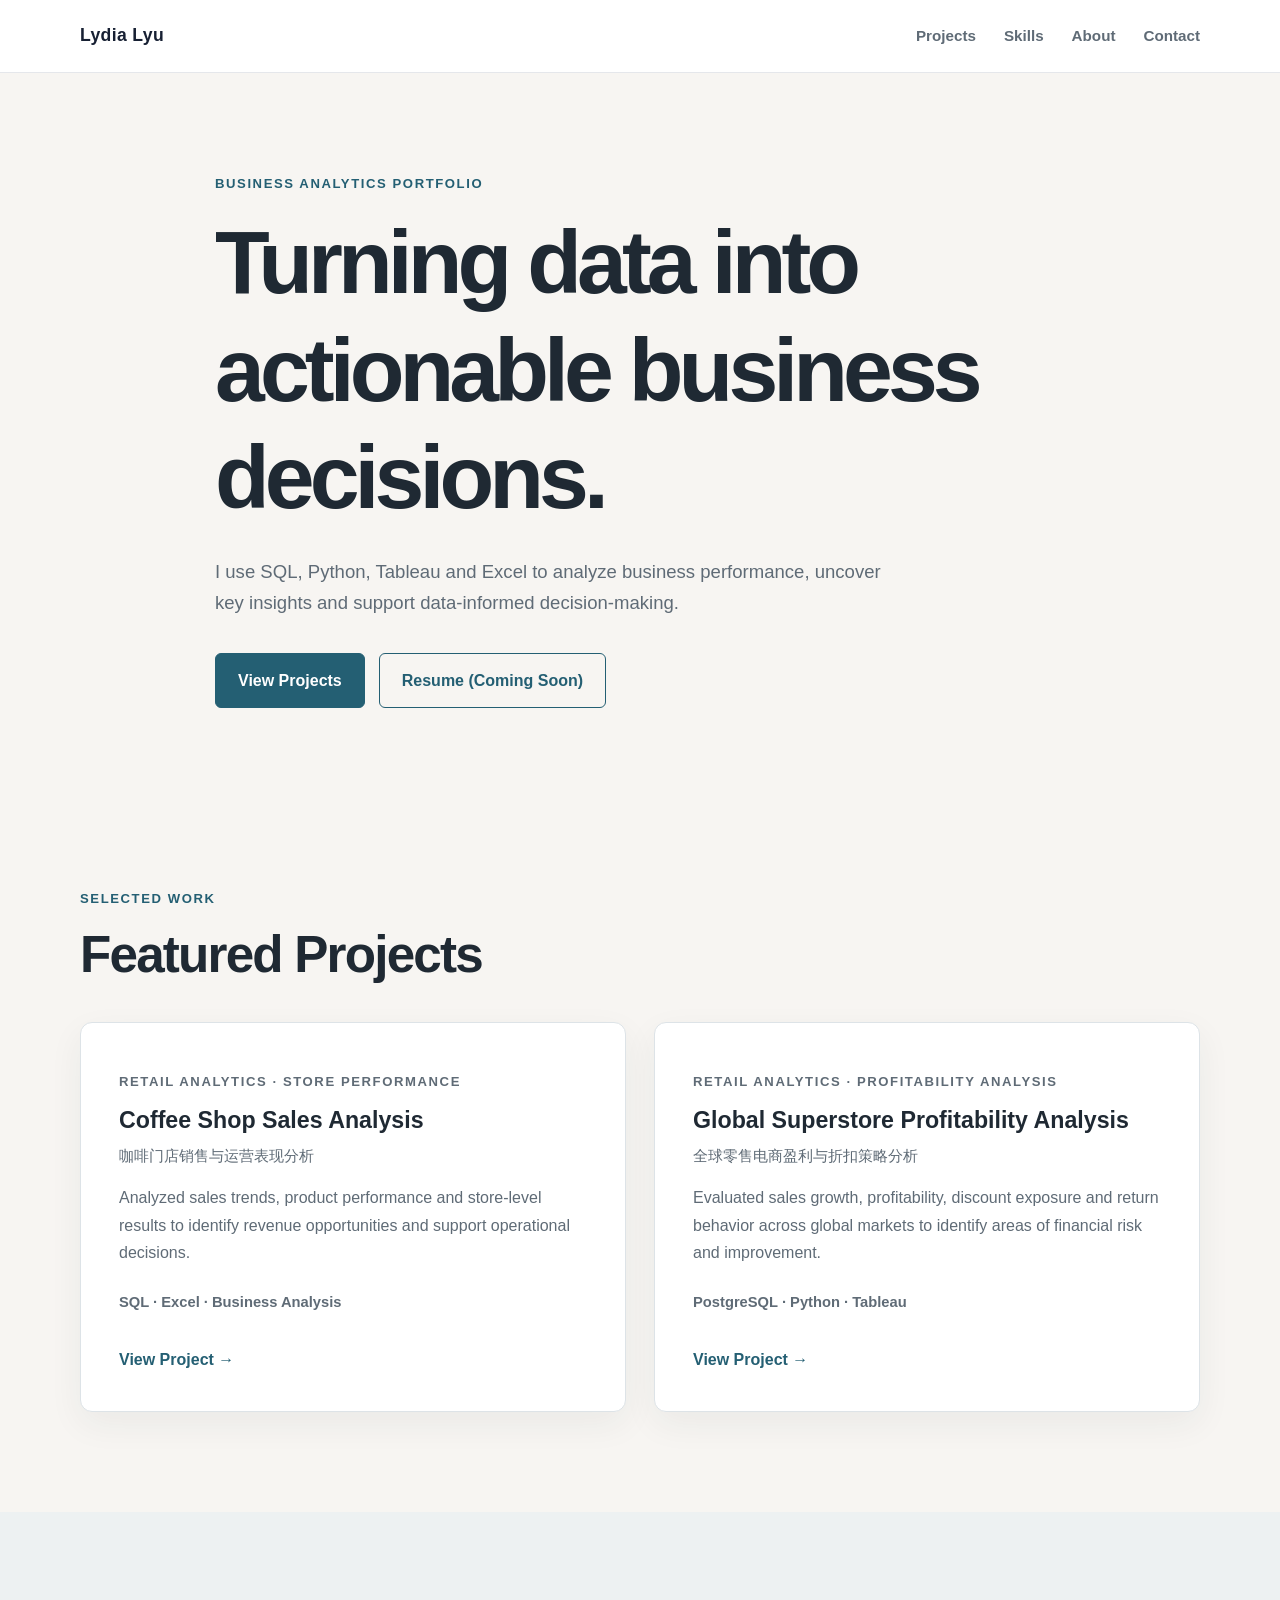
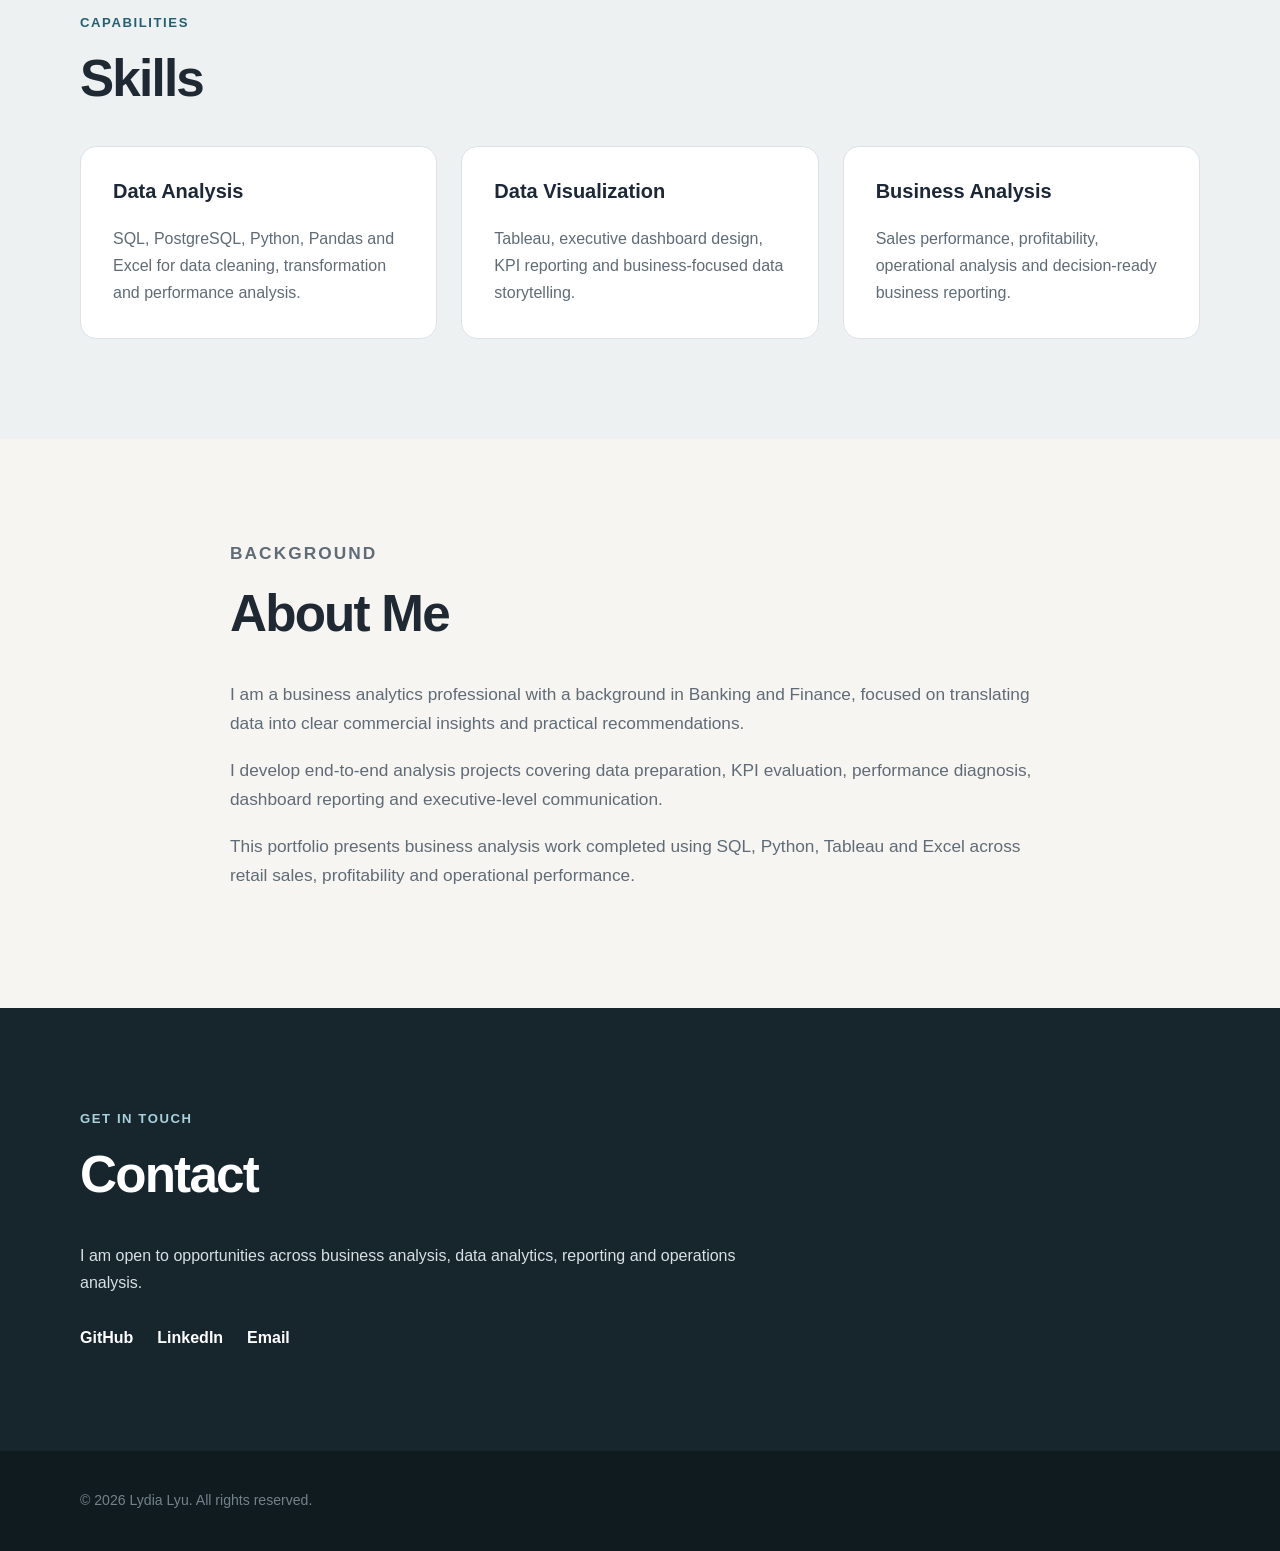
<file: index.html>
<!DOCTYPE html>
<html lang="en">
<head>
  <meta charset="UTF-8">
  <meta name="viewport" content="width=device-width, initial-scale=1.0">

  <title>Lydia Lyu | Business Analytics Portfolio</title>

  <meta
    name="description"
    content="Business analytics portfolio featuring SQL, Python, Tableau and Excel projects."
  >

  <link rel="stylesheet" href="style.css">
</head>

<body>

  <header class="site-header">
    <div class="container navigation">
      <a class="logo" href="#home">Lydia Lyu</a>

      <nav>
        <a href="#projects">Projects</a>
        <a href="#skills">Skills</a>
        <a href="#about">About</a>
        <a href="#contact">Contact</a>
      </nav>
    </div>
  </header>

  <main>

    <section class="hero" id="home">
      <div class="container hero-content">

        <p class="eyebrow">Business Analytics Portfolio</p>

        <h1>Turning data into actionable business decisions.</h1>

        <p class="hero-description">
          I use SQL, Python, Tableau and Excel to analyze business
          performance, uncover key insights and support data-informed
          decision-making.
        </p>

        <div class="hero-buttons">

    <a class="button primary-button" href="#projects">
        View Projects
    </a>

    <a class="button secondary-button" href="#" aria-disabled="true">
        Resume (Coming Soon)
    </a>

</div>

      </div>
    </section>

    <section class="section" id="projects">
      <div class="container">

        <p class="section-label">Selected Work</p>
        <h2>Featured Projects</h2>

        <div class="project-grid">

          <article class="project-card">
            <div class="project-content">

              <p class="project-category">
                Retail Analytics · Store Performance
              </p>

              <h3>Coffee Shop Sales Analysis</h3>

              <p class="chinese-subtitle">
                咖啡门店销售与运营表现分析
              </p>

              <p>
                Analyzed sales trends, product performance and store-level
                results to identify revenue opportunities and support
                operational decisions.
              </p>

              <p class="project-tools">
                SQL · Excel · Business Analysis
              </p>

             <a class="project-link" href="coffee-shop.html">
    View Project →
</a>

            </div>
          </article>

          <article class="project-card">
            <div class="project-content">

              <p class="project-category">
                Retail Analytics · Profitability Analysis
              </p>

              <h3>Global Superstore Profitability Analysis</h3>

              <p class="chinese-subtitle">
                全球零售电商盈利与折扣策略分析
              </p>

              <p>
                Evaluated sales growth, profitability, discount exposure and
                return behavior across global markets to identify areas of
                financial risk and improvement.
              </p>

              <p class="project-tools">
                PostgreSQL · Python · Tableau
              </p>

              <a class="project-link" href="global-superstore.html">
                View Project →
              </a>

            </div>
          </article>

        </div>
      </div>
    </section>

    <section class="section section-muted" id="skills">
      <div class="container">

        <p class="section-label">Capabilities</p>
        <h2>Skills</h2>

        <div class="skills-grid">

          <div class="skill-group">
            <h3>Data Analysis</h3>
<p>
    SQL, PostgreSQL, Python, Pandas and Excel for data cleaning,
    transformation and performance analysis.
</p>
          </div>

          <div class="skill-group">
            <h3>Data Visualization</h3>
<p>
    Tableau, executive dashboard design, KPI reporting and
    business-focused data storytelling.
</p>
          </div>

          <div class="skill-group">
            <h3>Business Analysis</h3>
<p>
    Sales performance, profitability, operational analysis and
    decision-ready business reporting.
</p>
          </div>

        </div>
      </div>
    </section>

    <section class="section" id="about">
      <div class="container about-container">

        <p class="section-label">Background</p>
        <h2>About Me</h2>

        <p>
    I am a business analytics professional with a background in
    Banking and Finance, focused on translating data into clear
    commercial insights and practical recommendations.
</p>

<p>
    I develop end-to-end analysis projects covering data preparation,
    KPI evaluation, performance diagnosis, dashboard reporting and
    executive-level communication.
</p>

<p>
    This portfolio presents business analysis work completed using
    SQL, Python, Tableau and Excel across retail sales, profitability
    and operational performance.
</p>

      </div>
    </section>

    <section class="section section-dark" id="contact">
      <div class="container">

        <p class="section-label">Get in Touch</p>
        <h2>Contact</h2>

        <p>
    I am open to opportunities across business analysis, data
    analytics, reporting and operations analysis.
</p>

        <div class="contact-links">

    <a href="https://github.com/lydialyu-data"
       target="_blank"
       rel="noopener noreferrer">
        GitHub
    </a>

    <a href="https://www.linkedin.com/in/yinan-lyu-66bab4265/"
       target="_blank"
       rel="noopener noreferrer">
        LinkedIn
    </a>

    <a href="mailto:lvyinan8843@163.com">
        Email
    </a>

</div>

      </div>
    </section>

  </main>

  <footer>
    <div class="container">
      <p>© 2026 Lydia Lyu. All rights reserved.</p>
    </div>
  </footer>

</body>
</html>
</file>
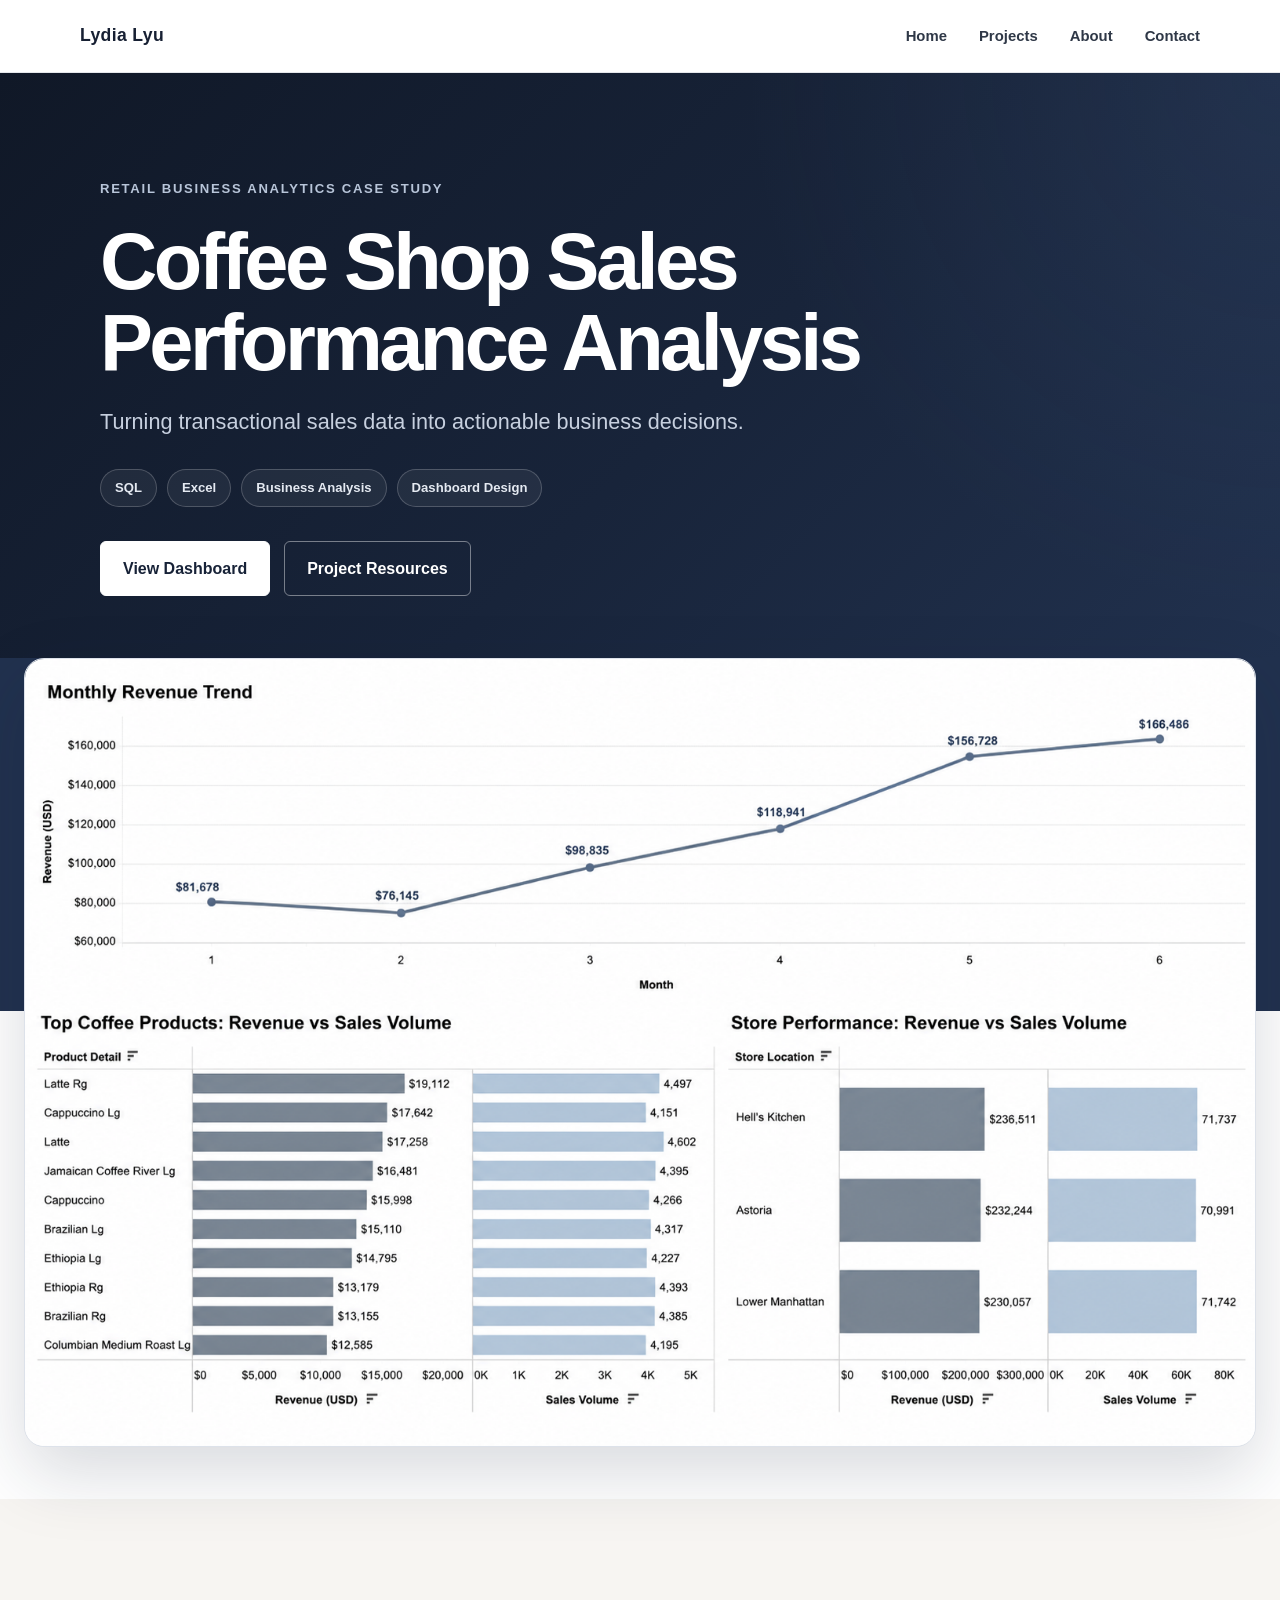
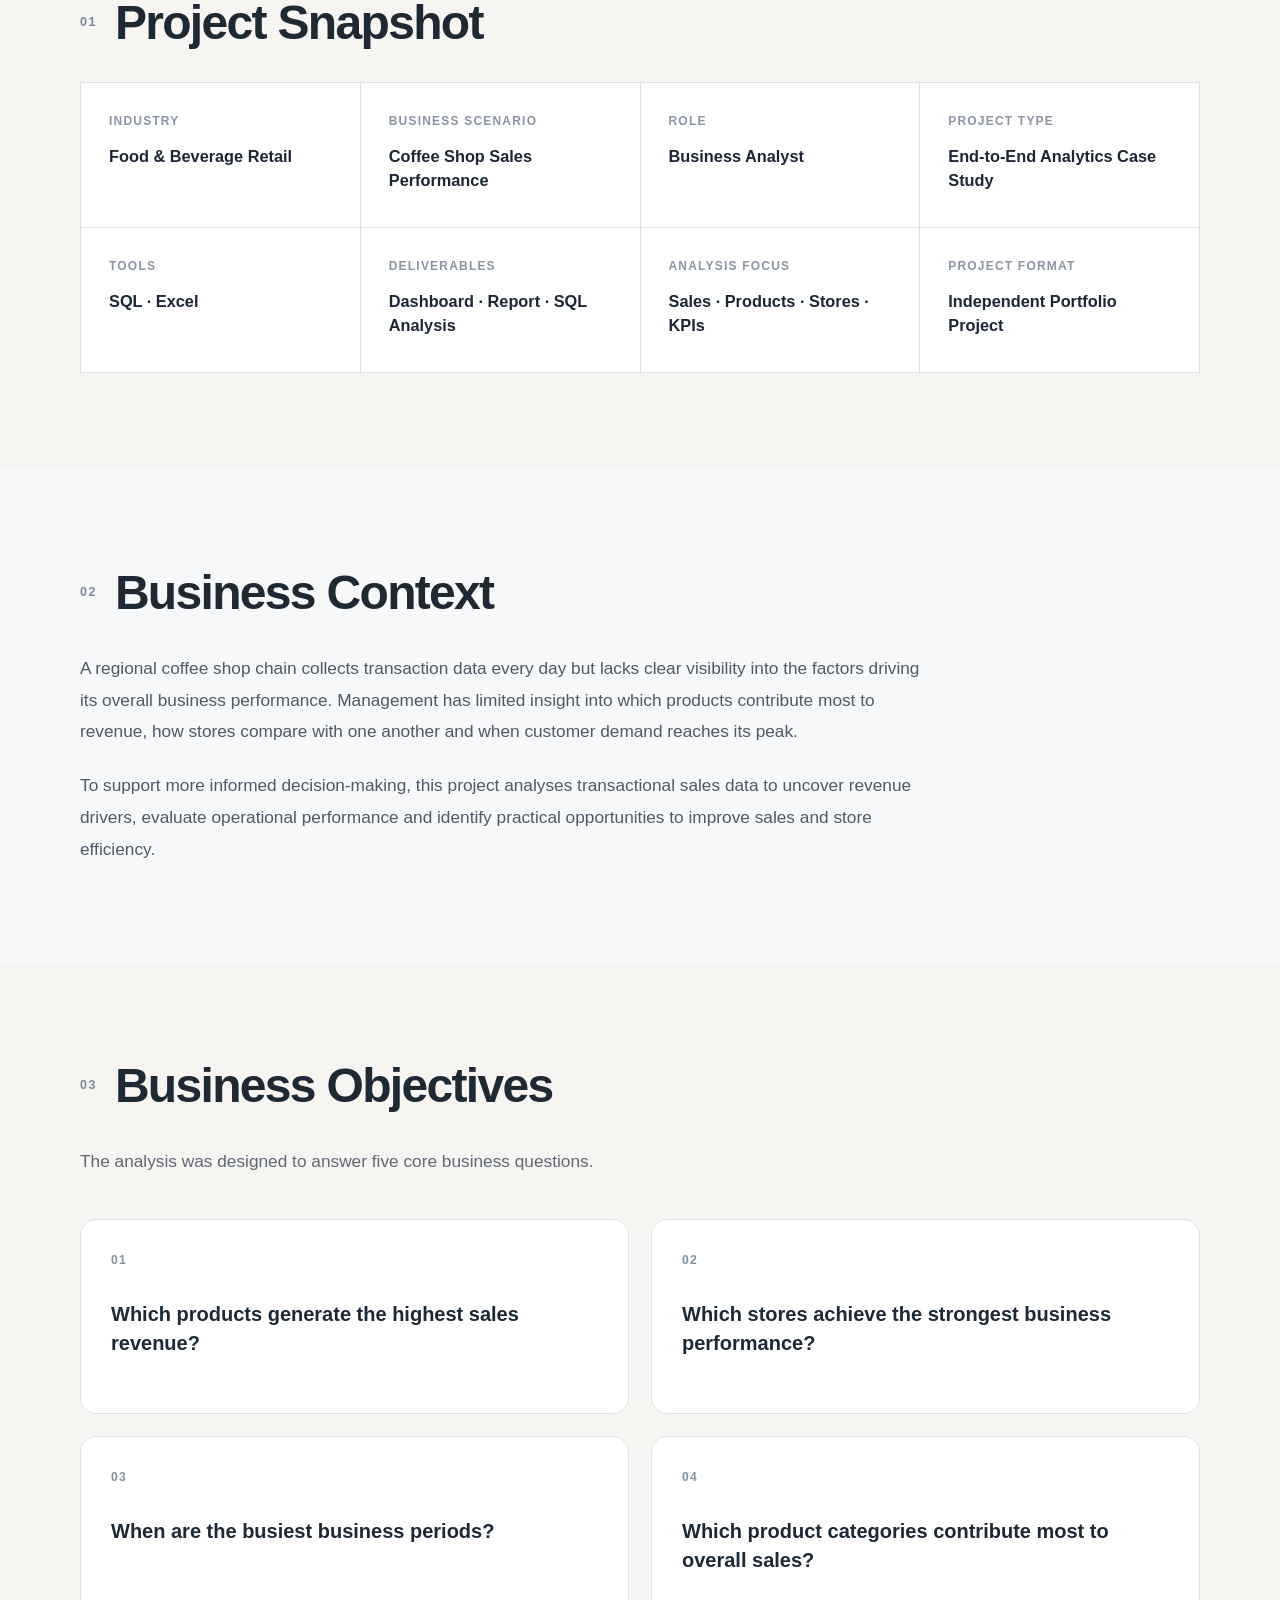
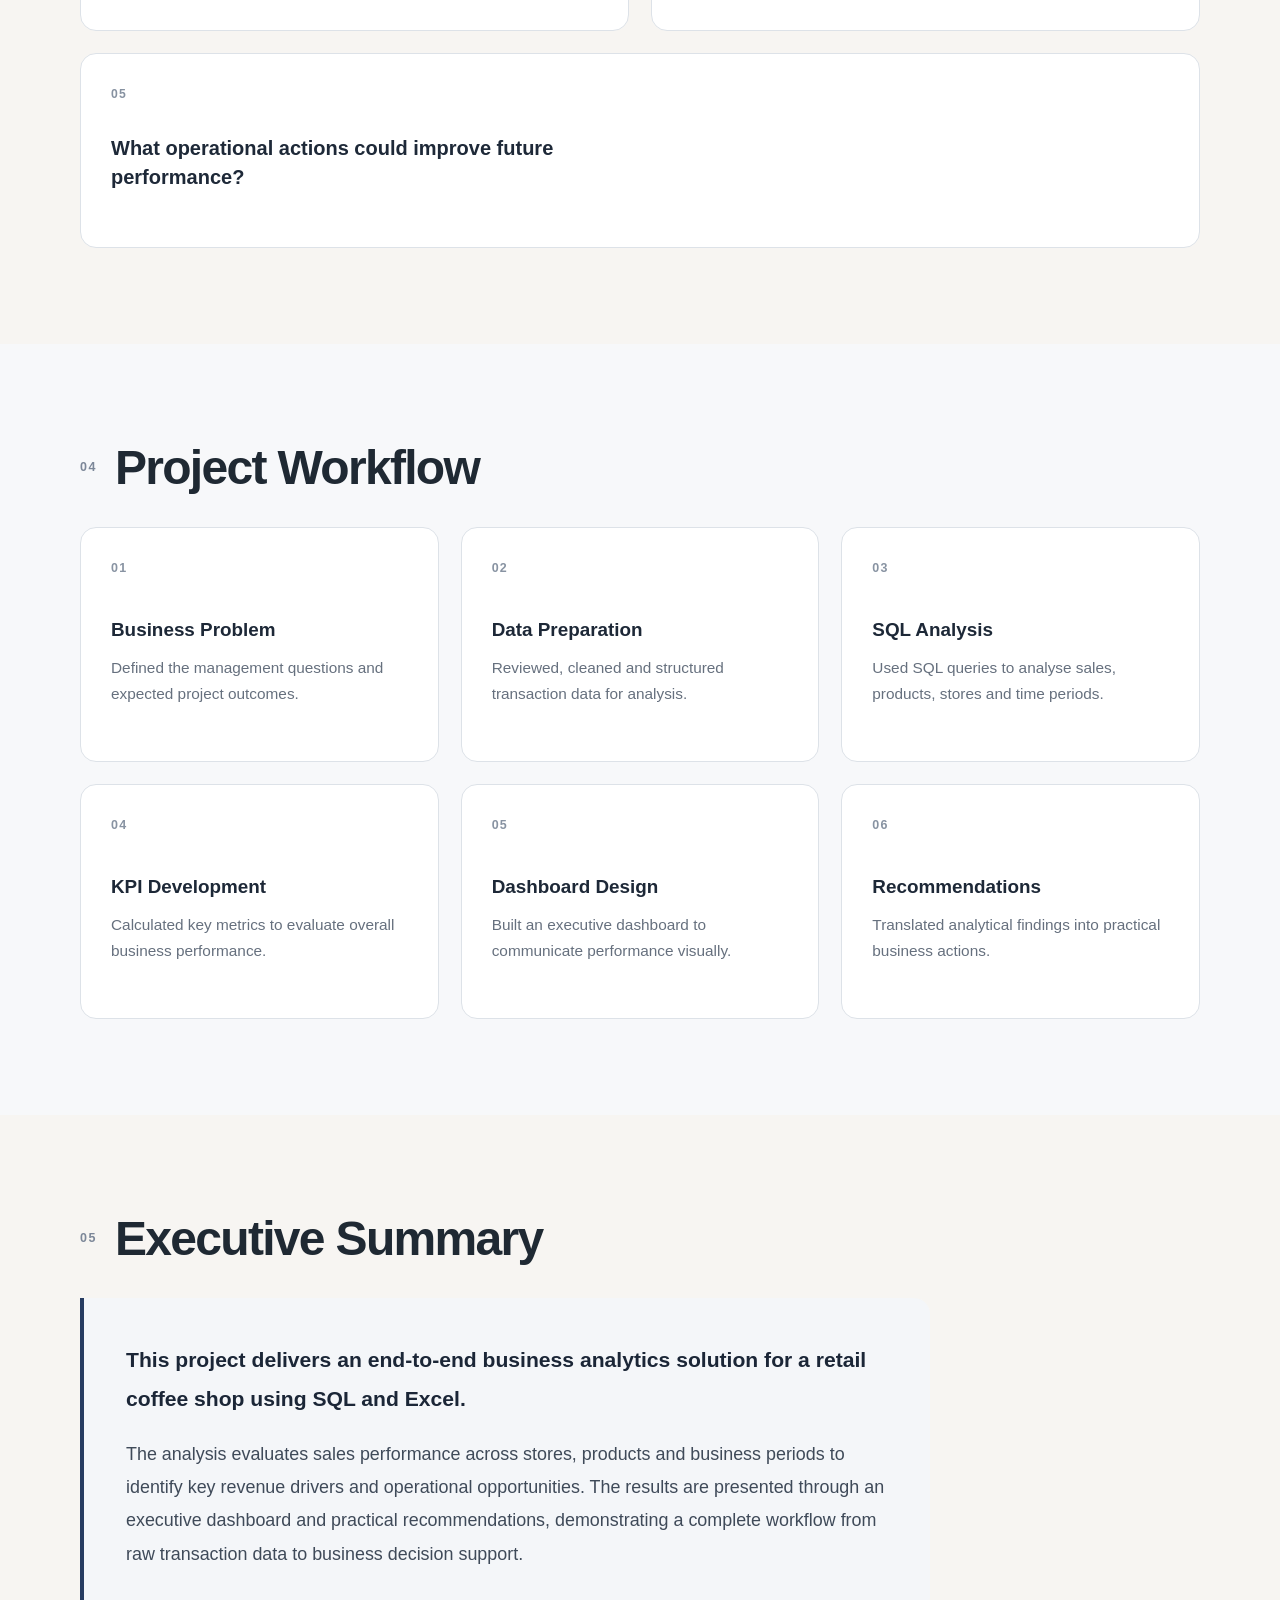
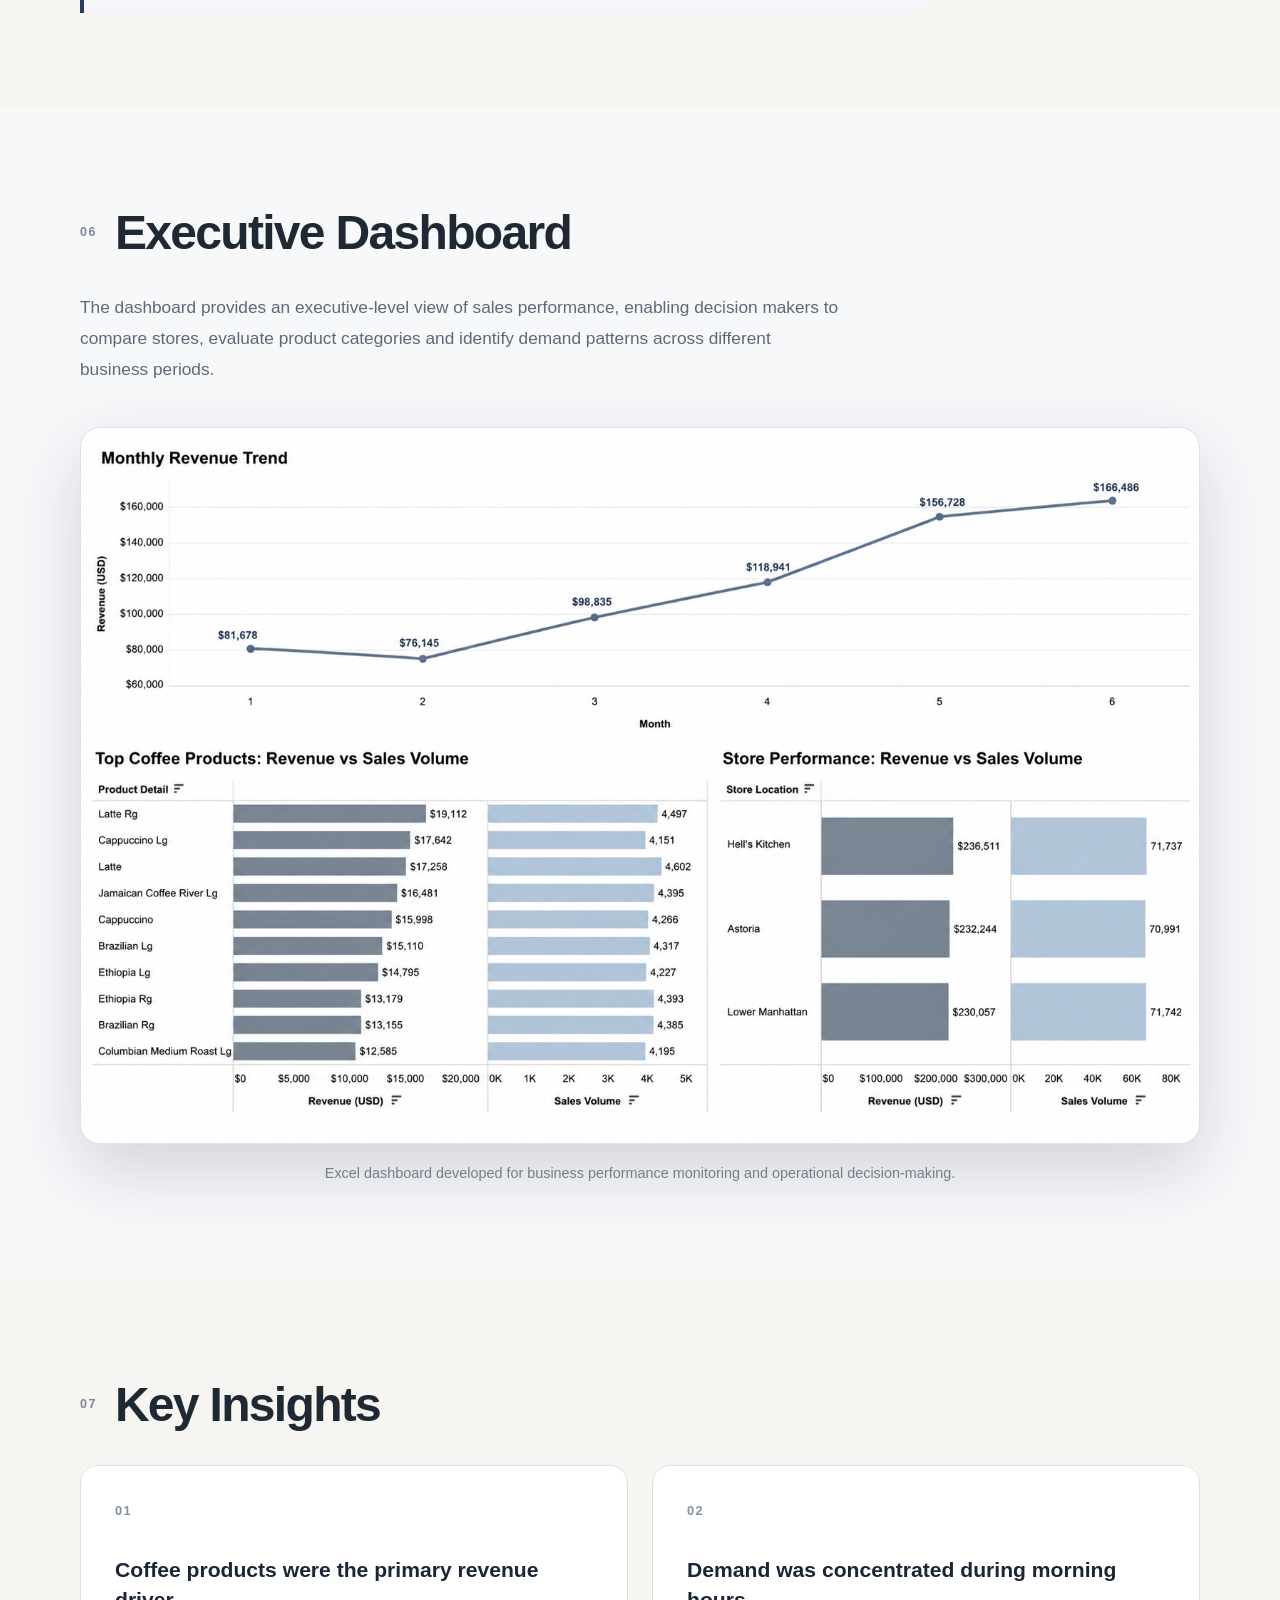
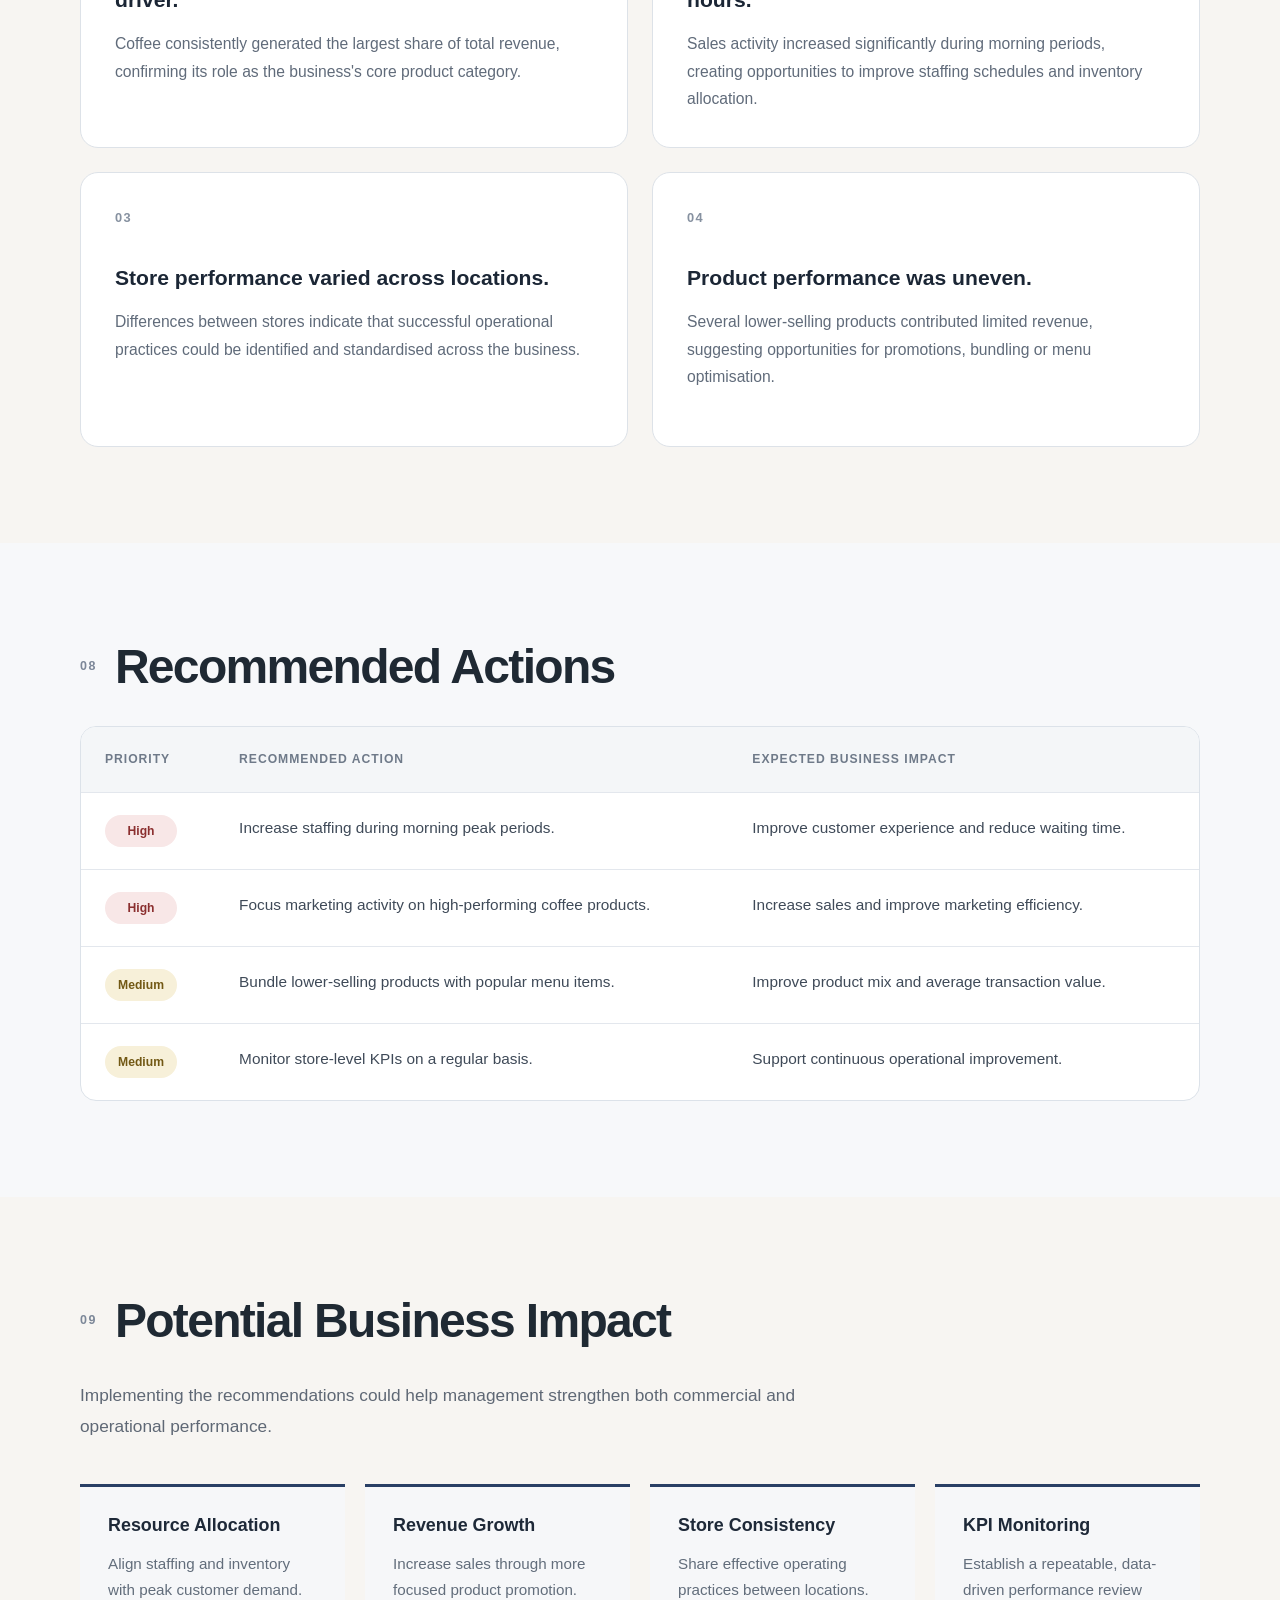
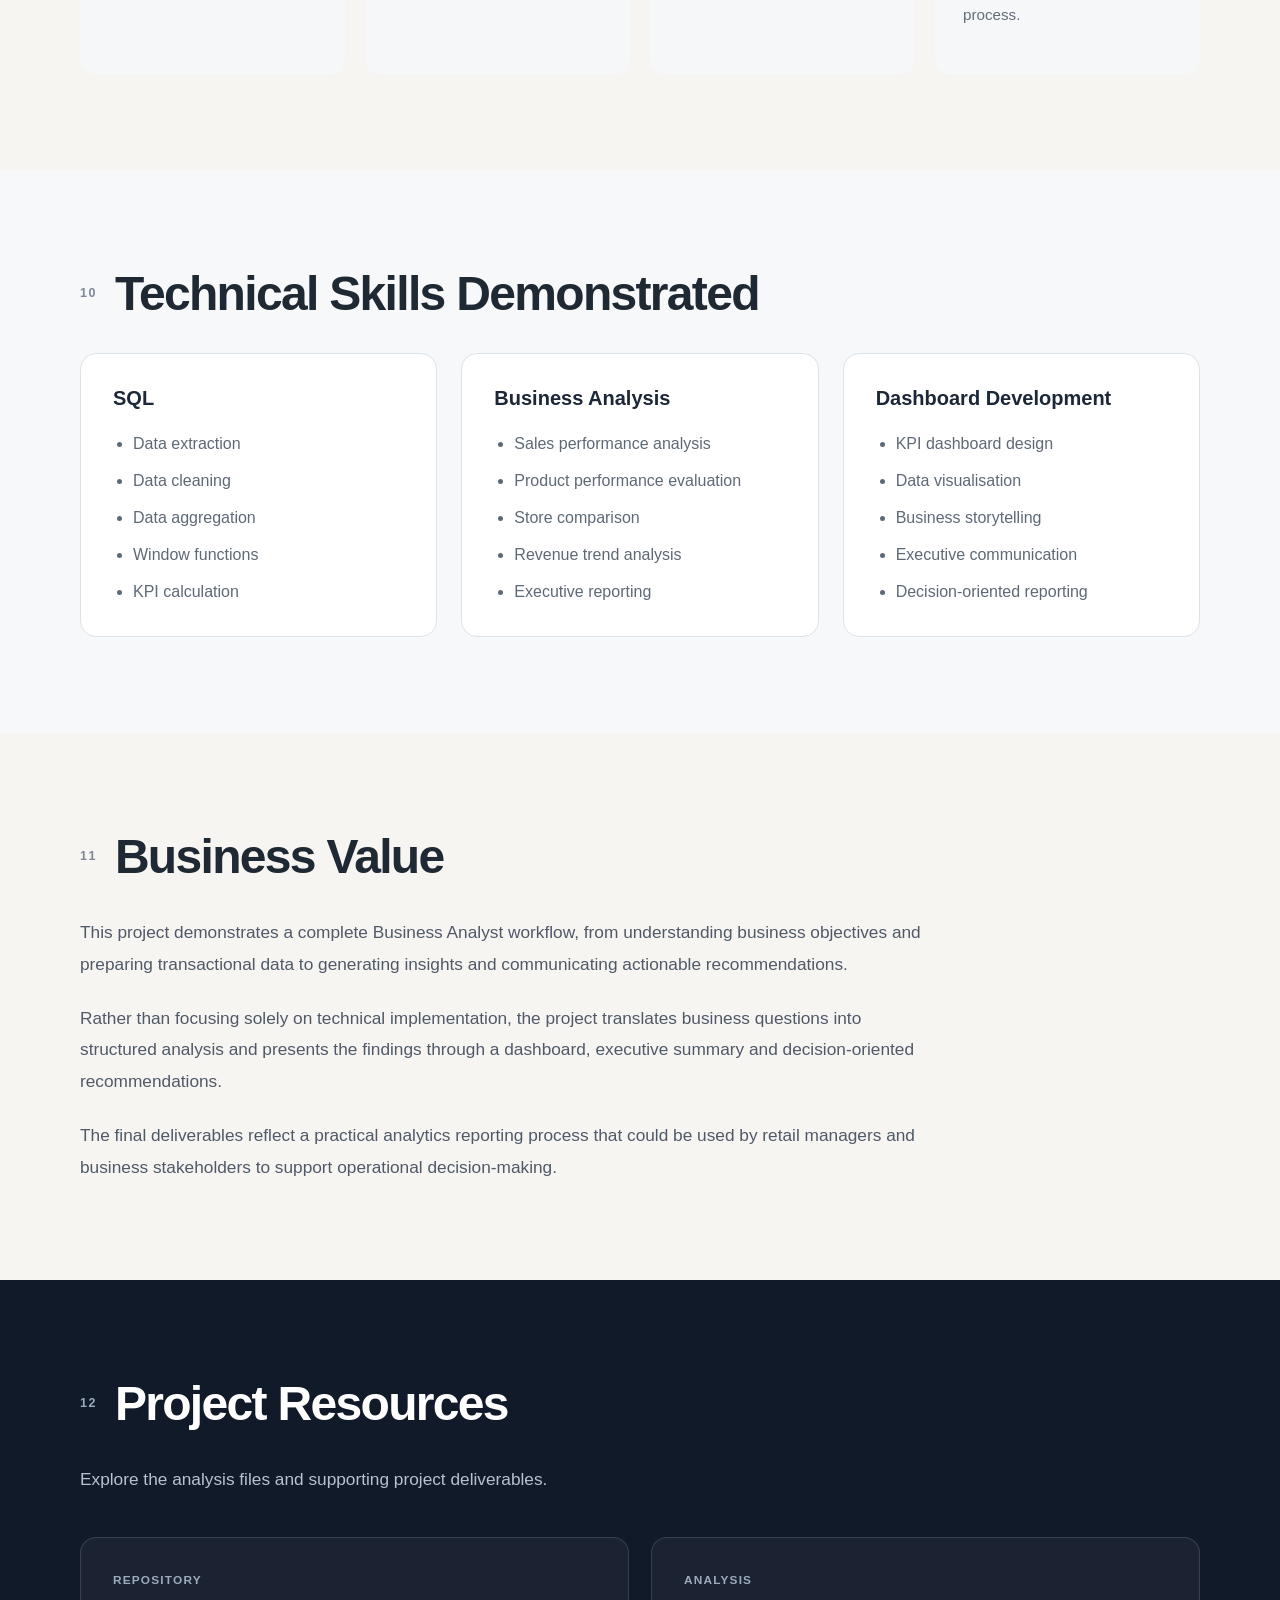
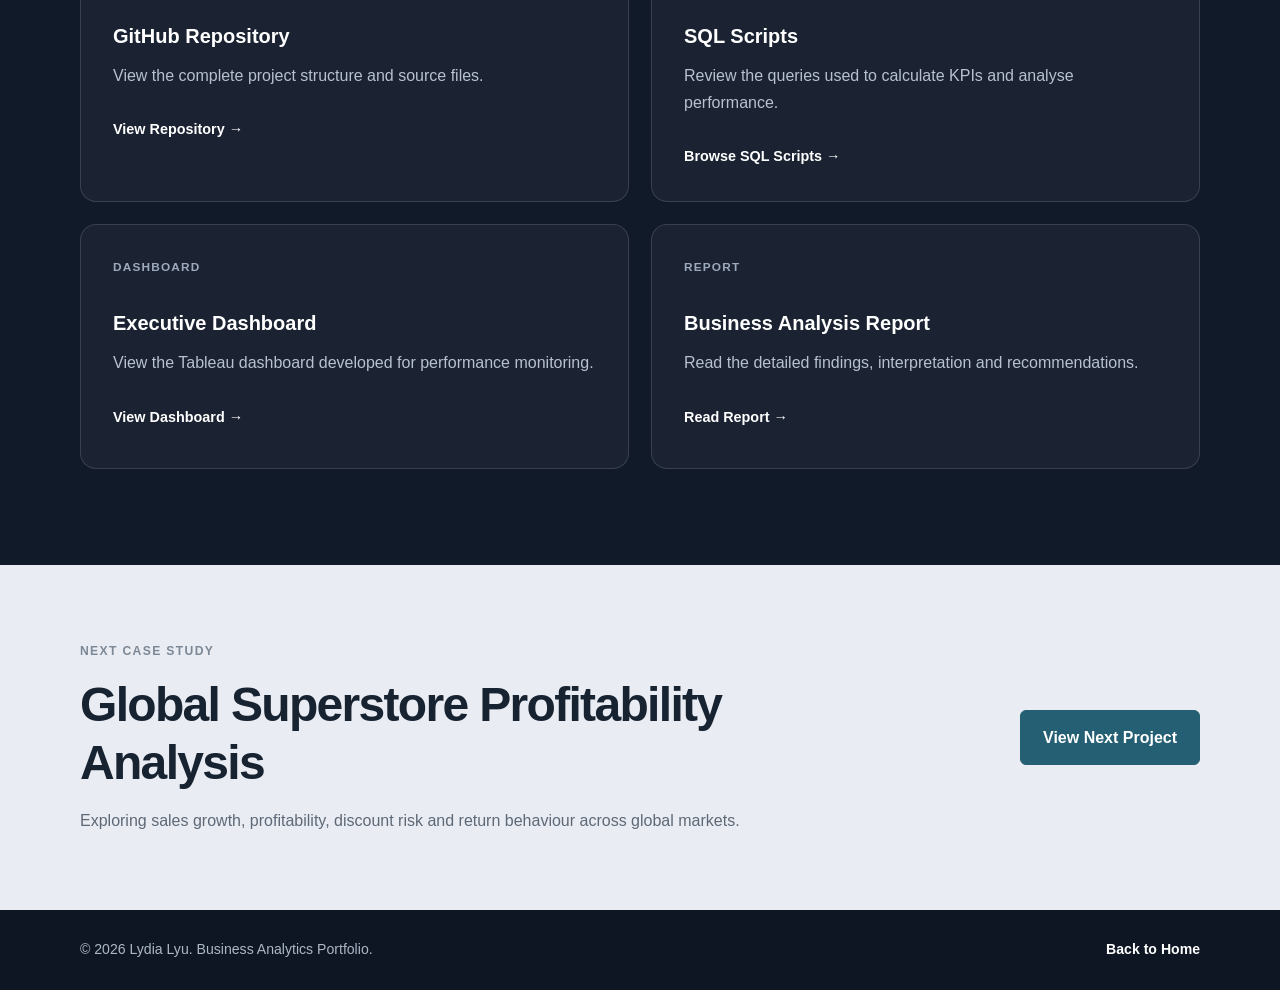
<file: coffee-shop.html>
<!DOCTYPE html>
<html lang="en">
<head>
    <meta charset="UTF-8">
    <meta name="viewport" content="width=device-width, initial-scale=1.0">

    <title>Coffee Shop Sales Performance Analysis | Lydia Lyu</title>

    <meta
        name="description"
        content="A retail business analytics case study using SQL and Excel to analyse coffee shop sales performance, product demand, store operations and peak business periods."
    >

    <link rel="stylesheet" href="style.css">
</head>

<body>

    <!-- =========================
         Navigation
    ========================== -->
    <header class="site-header">
        <nav class="navbar container">
            <a href="index.html" class="logo">Lydia Lyu</a>

            <ul class="nav-links">
                <li><a href="index.html">Home</a></li>
                <li><a href="index.html#projects">Projects</a></li>
                <li><a href="index.html#about">About</a></li>
                <li><a href="index.html#contact">Contact</a></li>
            </ul>
        </nav>
    </header>


    <main>

        <!-- =========================
             01 Hero
        ========================== -->
        <section class="project-hero">
            <div class="container project-hero-content">

                <p class="project-label">
                    Retail Business Analytics Case Study
                </p>

                <h1>Coffee Shop Sales Performance Analysis</h1>

                <p class="project-subtitle">
                    Turning transactional sales data into actionable
                    business decisions.
                </p>

                <div class="project-tags">
                    <span>SQL</span>
                    <span>Excel</span>
                    <span>Business Analysis</span>
                    <span>Dashboard Design</span>
                </div>

                <div class="project-hero-actions">
                    <a href="#dashboard" class="button primary-button">
                        View Dashboard
                    </a>

                    <a href="#resources" class="button secondary-button">
                        Project Resources
                    </a>
                </div>

            </div>
        </section>


        <!-- =========================
             Dashboard Preview
        ========================== -->
        <section class="project-dashboard-preview">
            <div class="container">

                <!--
                    Replace the image path below after uploading
                    the dashboard image to your repository.

                    Suggested file path:
                    assets/images/coffee-shop-dashboard.png
                -->

                <img
    src="assets/images/coffee-shop-dashboard.png"
    alt="Coffee Shop Sales Performance Dashboard"
    class="dashboard-image"
    data-lightbox="dashboard"
    tabindex="0"
    role="button"
>

            </div>
        </section>


        <!-- =========================
             02 Project Snapshot
        ========================== -->
        <section class="project-section">
            <div class="container">

                <div class="section-heading">
                    <p class="section-number">01</p>
                    <h2>Project Snapshot</h2>
                </div>

                <div class="snapshot-grid">

                    <article class="snapshot-item">
                        <p class="snapshot-label">Industry</p>
                        <p class="snapshot-value">
                            Food &amp; Beverage Retail
                        </p>
                    </article>

                    <article class="snapshot-item">
                        <p class="snapshot-label">Business Scenario</p>
                        <p class="snapshot-value">
                            Coffee Shop Sales Performance
                        </p>
                    </article>

                    <article class="snapshot-item">
                        <p class="snapshot-label">Role</p>
                        <p class="snapshot-value">
                            Business Analyst
                        </p>
                    </article>

                    <article class="snapshot-item">
                        <p class="snapshot-label">Project Type</p>
                        <p class="snapshot-value">
                            End-to-End Analytics Case Study
                        </p>
                    </article>

                    <article class="snapshot-item">
                        <p class="snapshot-label">Tools</p>
                        <p class="snapshot-value">
                            SQL · Excel
                        </p>
                    </article>

                    <article class="snapshot-item">
                        <p class="snapshot-label">Deliverables</p>
                        <p class="snapshot-value">
                            Dashboard · Report · SQL Analysis
                        </p>
                    </article>

                    <article class="snapshot-item">
                        <p class="snapshot-label">Analysis Focus</p>
                        <p class="snapshot-value">
                            Sales · Products · Stores · KPIs
                        </p>
                    </article>

                    <article class="snapshot-item">
                        <p class="snapshot-label">Project Format</p>
                        <p class="snapshot-value">
                            Independent Portfolio Project
                        </p>
                    </article>

                </div>
            </div>
        </section>


        <!-- =========================
             03 Business Context
        ========================== -->
        <section class="project-section alternate-section">
            <div class="container narrow-container">

                <div class="section-heading">
                    <p class="section-number">02</p>
                    <h2>Business Context</h2>
                </div>

                <div class="project-copy">
                    <p>
                        A regional coffee shop chain collects transaction
                        data every day but lacks clear visibility into the
                        factors driving its overall business performance.
                        Management has limited insight into which products
                        contribute most to revenue, how stores compare with
                        one another and when customer demand reaches its peak.
                    </p>

                    <p>
                        To support more informed decision-making, this project
                        analyses transactional sales data to uncover revenue
                        drivers, evaluate operational performance and identify
                        practical opportunities to improve sales and store
                        efficiency.
                    </p>
                </div>

            </div>
        </section>


        <!-- =========================
             04 Business Objectives
        ========================== -->
        <section class="project-section">
            <div class="container">

                <div class="section-heading">
                    <p class="section-number">03</p>
                    <h2>Business Objectives</h2>
                </div>

                <p class="section-introduction">
                    The analysis was designed to answer five core
                    business questions.
                </p>

                <div class="question-grid">

                    <article class="question-card">
                        <p class="question-number">01</p>
                        <h3>
                            Which products generate the highest sales revenue?
                        </h3>
                    </article>

                    <article class="question-card">
                        <p class="question-number">02</p>
                        <h3>
                            Which stores achieve the strongest business
                            performance?
                        </h3>
                    </article>

                    <article class="question-card">
                        <p class="question-number">03</p>
                        <h3>
                            When are the busiest business periods?
                        </h3>
                    </article>

                    <article class="question-card">
                        <p class="question-number">04</p>
                        <h3>
                            Which product categories contribute most to
                            overall sales?
                        </h3>
                    </article>

                    <article class="question-card">
                        <p class="question-number">05</p>
                        <h3>
                            What operational actions could improve future
                            performance?
                        </h3>
                    </article>

                </div>
            </div>
        </section>


        <!-- =========================
             05 Project Workflow
        ========================== -->
        <section class="project-section alternate-section">
            <div class="container">

                <div class="section-heading">
                    <p class="section-number">04</p>
                    <h2>Project Workflow</h2>
                </div>

                <div class="workflow-grid">

                    <article class="workflow-step">
                        <p class="workflow-number">01</p>
                        <h3>Business Problem</h3>
                        <p>
                            Defined the management questions and expected
                            project outcomes.
                        </p>
                    </article>

                    <article class="workflow-step">
                        <p class="workflow-number">02</p>
                        <h3>Data Preparation</h3>
                        <p>
                            Reviewed, cleaned and structured transaction data
                            for analysis.
                        </p>
                    </article>

                    <article class="workflow-step">
                        <p class="workflow-number">03</p>
                        <h3>SQL Analysis</h3>
                        <p>
                            Used SQL queries to analyse sales, products,
                            stores and time periods.
                        </p>
                    </article>

                    <article class="workflow-step">
                        <p class="workflow-number">04</p>
                        <h3>KPI Development</h3>
                        <p>
                            Calculated key metrics to evaluate overall
                            business performance.
                        </p>
                    </article>

                    <article class="workflow-step">
                        <p class="workflow-number">05</p>
                        <h3>Dashboard Design</h3>
                        <p>
                            Built an executive dashboard to communicate
                            performance visually.
                        </p>
                    </article>

                    <article class="workflow-step">
                        <p class="workflow-number">06</p>
                        <h3>Recommendations</h3>
                        <p>
                            Translated analytical findings into practical
                            business actions.
                        </p>
                    </article>

                </div>
            </div>
        </section>


        <!-- =========================
             06 Executive Summary
        ========================== -->
        <section class="project-section">
            <div class="container narrow-container">

                <div class="section-heading">
                    <p class="section-number">05</p>
                    <h2>Executive Summary</h2>
                </div>

                <div class="executive-summary">
                    <p>
                        This project delivers an end-to-end business analytics
                        solution for a retail coffee shop using SQL and Excel.
                    </p>

                    <p>
                        The analysis evaluates sales performance across stores,
                        products and business periods to identify key revenue
                        drivers and operational opportunities. The results are
                        presented through an executive dashboard and practical
                        recommendations, demonstrating a complete workflow from
                        raw transaction data to business decision support.
                    </p>
                </div>

            </div>
        </section>


        <!-- =========================
             07 Executive Dashboard
        ========================== -->
        <section
            class="project-section alternate-section"
            id="dashboard"
        >
            <div class="container">

                <div class="section-heading">
                    <p class="section-number">06</p>
                    <h2>Executive Dashboard</h2>
                </div>

                <p class="section-introduction">
                    The dashboard provides an executive-level view of sales
                    performance, enabling decision makers to compare stores,
                    evaluate product categories and identify demand patterns
                    across different business periods.
                </p>

                <figure class="dashboard-figure">
                    <img
                        src="assets/images/coffee-shop-dashboard.png"
                        alt="Executive dashboard showing coffee shop sales performance"
                        class="dashboard-image"
                    >

                    <figcaption>
                        Excel dashboard developed for business performance
                        monitoring and operational decision-making.
                    </figcaption>
                </figure>

            </div>
        </section>


        <!-- =========================
             08 Key Insights
        ========================== -->
        <section class="project-section">
            <div class="container">

                <div class="section-heading">
                    <p class="section-number">07</p>
                    <h2>Key Insights</h2>
                </div>

                <div class="insight-grid">

                    <article class="insight-card">
                        <p class="insight-number">01</p>
                        <h3>
                            Coffee products were the primary revenue driver.
                        </h3>
                        <p>
                            Coffee consistently generated the largest share
                            of total revenue, confirming its role as the
                            business's core product category.
                        </p>
                    </article>

                    <article class="insight-card">
                        <p class="insight-number">02</p>
                        <h3>
                            Demand was concentrated during morning hours.
                        </h3>
                        <p>
                            Sales activity increased significantly during
                            morning periods, creating opportunities to improve
                            staffing schedules and inventory allocation.
                        </p>
                    </article>

                    <article class="insight-card">
                        <p class="insight-number">03</p>
                        <h3>
                            Store performance varied across locations.
                        </h3>
                        <p>
                            Differences between stores indicate that successful
                            operational practices could be identified and
                            standardised across the business.
                        </p>
                    </article>

                    <article class="insight-card">
                        <p class="insight-number">04</p>
                        <h3>
                            Product performance was uneven.
                        </h3>
                        <p>
                            Several lower-selling products contributed limited
                            revenue, suggesting opportunities for promotions,
                            bundling or menu optimisation.
                        </p>
                    </article>

                </div>
            </div>
        </section>


        <!-- =========================
             09 Recommended Actions
        ========================== -->
        <section class="project-section alternate-section">
            <div class="container">

                <div class="section-heading">
                    <p class="section-number">08</p>
                    <h2>Recommended Actions</h2>
                </div>

                <div class="recommendation-table-wrapper">
                    <table class="recommendation-table">

                        <thead>
                            <tr>
                                <th>Priority</th>
                                <th>Recommended Action</th>
                                <th>Expected Business Impact</th>
                            </tr>
                        </thead>

                        <tbody>
                            <tr>
                                <td>
                                    <span class="priority priority-high">
                                        High
                                    </span>
                                </td>
                                <td>
                                    Increase staffing during morning peak
                                    periods.
                                </td>
                                <td>
                                    Improve customer experience and reduce
                                    waiting time.
                                </td>
                            </tr>

                            <tr>
                                <td>
                                    <span class="priority priority-high">
                                        High
                                    </span>
                                </td>
                                <td>
                                    Focus marketing activity on high-performing
                                    coffee products.
                                </td>
                                <td>
                                    Increase sales and improve marketing
                                    efficiency.
                                </td>
                            </tr>

                            <tr>
                                <td>
                                    <span class="priority priority-medium">
                                        Medium
                                    </span>
                                </td>
                                <td>
                                    Bundle lower-selling products with popular
                                    menu items.
                                </td>
                                <td>
                                    Improve product mix and average transaction
                                    value.
                                </td>
                            </tr>

                            <tr>
                                <td>
                                    <span class="priority priority-medium">
                                        Medium
                                    </span>
                                </td>
                                <td>
                                    Monitor store-level KPIs on a regular basis.
                                </td>
                                <td>
                                    Support continuous operational improvement.
                                </td>
                            </tr>
                        </tbody>

                    </table>
                </div>
            </div>
        </section>


        <!-- =========================
             10 Business Impact
        ========================== -->
        <section class="project-section">
            <div class="container">

                <div class="section-heading">
                    <p class="section-number">09</p>
                    <h2>Potential Business Impact</h2>
                </div>

                <p class="section-introduction">
                    Implementing the recommendations could help management
                    strengthen both commercial and operational performance.
                </p>

                <div class="impact-grid">

                    <article class="impact-card">
                        <h3>Resource Allocation</h3>
                        <p>
                            Align staffing and inventory with peak customer
                            demand.
                        </p>
                    </article>

                    <article class="impact-card">
                        <h3>Revenue Growth</h3>
                        <p>
                            Increase sales through more focused product
                            promotion.
                        </p>
                    </article>

                    <article class="impact-card">
                        <h3>Store Consistency</h3>
                        <p>
                            Share effective operating practices between
                            locations.
                        </p>
                    </article>

                    <article class="impact-card">
                        <h3>KPI Monitoring</h3>
                        <p>
                            Establish a repeatable, data-driven performance
                            review process.
                        </p>
                    </article>

                </div>
            </div>
        </section>


        <!-- =========================
             11 Technical Skills
        ========================== -->
        <section class="project-section alternate-section">
            <div class="container">

                <div class="section-heading">
                    <p class="section-number">10</p>
                    <h2>Technical Skills Demonstrated</h2>
                </div>

                <div class="skills-grid">

                    <article class="skill-group">
                        <h3>SQL</h3>
                        <ul>
                            <li>Data extraction</li>
                            <li>Data cleaning</li>
                            <li>Data aggregation</li>
                            <li>Window functions</li>
                            <li>KPI calculation</li>
                        </ul>
                    </article>

                    <article class="skill-group">
                        <h3>Business Analysis</h3>
                        <ul>
                            <li>Sales performance analysis</li>
                            <li>Product performance evaluation</li>
                            <li>Store comparison</li>
                            <li>Revenue trend analysis</li>
                            <li>Executive reporting</li>
                        </ul>
                    </article>

                    <article class="skill-group">
                        <h3>Dashboard Development</h3>
                        <ul>
                            <li>KPI dashboard design</li>
                            <li>Data visualisation</li>
                            <li>Business storytelling</li>
                            <li>Executive communication</li>
                            <li>Decision-oriented reporting</li>
                        </ul>
                    </article>

                </div>
            </div>
        </section>


        <!-- =========================
             12 Business Value
        ========================== -->
        <section class="project-section">
            <div class="container narrow-container">

                <div class="section-heading">
                    <p class="section-number">11</p>
                    <h2>Business Value</h2>
                </div>

                <div class="project-copy">
                    <p>
                        This project demonstrates a complete Business Analyst
                        workflow, from understanding business objectives and
                        preparing transactional data to generating insights and
                        communicating actionable recommendations.
                    </p>

                    <p>
                        Rather than focusing solely on technical implementation,
                        the project translates business questions into structured
                        analysis and presents the findings through a dashboard,
                        executive summary and decision-oriented recommendations.
                    </p>

                    <p>
                        The final deliverables reflect a practical analytics
                        reporting process that could be used by retail managers
                        and business stakeholders to support operational
                        decision-making.
                    </p>
                </div>

            </div>
        </section>


        <!-- =========================
             13 Project Resources
        ========================== -->
     <section
    class="project-section resources-section"
    id="resources"
>
    <div class="container">

        <div class="section-heading">
            <p class="section-number">12</p>
            <h2>Project Resources</h2>
        </div>

        <p class="section-introduction">
            Explore the analysis files and supporting project
            deliverables.
        </p>

        <div class="resource-grid">

            <a
                href="https://github.com/lydialyu-data/coffee-shop-business-performance-review/tree/main"
                class="resource-card"
                target="_blank"
                rel="noopener noreferrer"
            >
                <span class="resource-type">Repository</span>
                <h3>GitHub Repository</h3>
                <p>
                    View the complete project structure and source
                    files.
                </p>
                <span class="resource-link">View Repository →</span>
            </a>

            <a
                href="https://github.com/lydialyu-data/coffee-shop-business-performance-review/tree/main/sql"
                class="resource-card"
                target="_blank"
                rel="noopener noreferrer"
            >
                <span class="resource-type">Analysis</span>
                <h3>SQL Scripts</h3>
                <p>
                    Review the queries used to calculate KPIs and
                    analyse performance.
                </p>
                <span class="resource-link">Browse SQL Scripts →</span>
            </a>

            <a
                href="https://raw.githubusercontent.com/lydialyu-data/coffee-shop-business-performance-review/main/dashboard_assets/dashboard_overview.png"
                class="resource-card"
                target="_blank"
                rel="noopener noreferrer"
            >
                <span class="resource-type">Dashboard</span>
                <h3>Executive Dashboard</h3>
                <p>
                    View the Tableau dashboard developed for performance
                    monitoring.
                </p>
                <span class="resource-link">View Dashboard →</span>
            </a>

            <a
                href="https://github.com/lydialyu-data/coffee-shop-business-performance-review/blob/main/README.md"
                class="resource-card"
                target="_blank"
                rel="noopener noreferrer"
            >
                <span class="resource-type">Report</span>
                <h3>Business Analysis Report</h3>
                <p>
                    Read the detailed findings, interpretation and
                    recommendations.
                </p>
                <span class="resource-link">Read Report →</span>
            </a>

        </div>
    </div>
</section>



        <!-- =========================
             Next Project
        ========================== -->
        <section class="next-project-section">
    <div class="container next-project-content">

        <div>
            <p class="next-project-label">Next Case Study</p>

            <h2>
                Global Superstore Profitability Analysis
            </h2>

            <p>
                Exploring sales growth, profitability, discount risk
                and return behaviour across global markets.
            </p>
        </div>

        <a
            href="global-superstore.html"
            class="button primary-button"
        >
            View Next Project
        </a>

    </div>
</section>

    </main>


    <!-- =========================
         Footer
    ========================== -->
    <footer class="site-footer">
        <div class="container footer-content">

            <p>
                © 2026 Lydia Lyu. Business Analytics Portfolio.
            </p>

            <a href="index.html">Back to Home</a>

        </div>
    </footer>
  <script>
    const siteHeader = document.querySelector(".site-header");

    let previousScrollPosition = window.scrollY;

    window.addEventListener("scroll", function () {
        const currentScrollPosition = window.scrollY;

        if (!siteHeader) {
            return;
        }

        /*
         * 页面顶部始终显示导航栏
         */
        if (currentScrollPosition <= 80) {
            siteHeader.classList.remove("nav-hidden");
            previousScrollPosition = currentScrollPosition;
            return;
        }

        /*
         * 向下滚动：隐藏导航栏
         * 向上滚动：显示导航栏
         */
        if (currentScrollPosition > previousScrollPosition) {
            siteHeader.classList.add("nav-hidden");
        } else {
            siteHeader.classList.remove("nav-hidden");
        }

        previousScrollPosition = currentScrollPosition;
    });
</script>
<!-- Dashboard Lightbox -->
<div
    class="dashboard-lightbox"
    id="dashboard-lightbox"
    aria-hidden="true"
>
    <button
        class="lightbox-close"
        id="lightbox-close"
        type="button"
        aria-label="Close dashboard preview"
    >
        ×
    </button>

    <div class="lightbox-content">
        <img
            src="assets/images/coffee-shop-dashboard.png"
            alt="Coffee Shop Sales Performance Dashboard enlarged"
            class="lightbox-image"
        >

        <p class="lightbox-caption">
            Coffee Shop Sales Performance Dashboard
        </p>
    </div>
</div>
<script>
    const dashboardImages = document.querySelectorAll(
        '[data-lightbox="dashboard"]'
    );

    const dashboardLightbox = document.getElementById(
        "dashboard-lightbox"
    );

    const lightboxClose = document.getElementById(
        "lightbox-close"
    );

    function openDashboardLightbox() {
        if (!dashboardLightbox) {
            return;
        }

        dashboardLightbox.classList.add("lightbox-open");
        dashboardLightbox.setAttribute("aria-hidden", "false");
        document.body.classList.add("lightbox-active");

        if (lightboxClose) {
            lightboxClose.focus();
        }
    }

    function closeDashboardLightbox() {
        if (!dashboardLightbox) {
            return;
        }

        dashboardLightbox.classList.remove("lightbox-open");
        dashboardLightbox.setAttribute("aria-hidden", "true");
        document.body.classList.remove("lightbox-active");
    }

    dashboardImages.forEach(function (image) {
        image.addEventListener("click", openDashboardLightbox);

        image.addEventListener("keydown", function (event) {
            if (event.key === "Enter" || event.key === " ") {
                event.preventDefault();
                openDashboardLightbox();
            }
        });
    });

    if (lightboxClose) {
        lightboxClose.addEventListener(
            "click",
            closeDashboardLightbox
        );
    }

    if (dashboardLightbox) {
        dashboardLightbox.addEventListener(
            "click",
            function (event) {
                if (event.target === dashboardLightbox) {
                    closeDashboardLightbox();
                }
            }
        );
    }

    document.addEventListener("keydown", function (event) {
        if (event.key === "Escape") {
            closeDashboardLightbox();
        }
    });
</script>
    
</body>
</html>
</file>
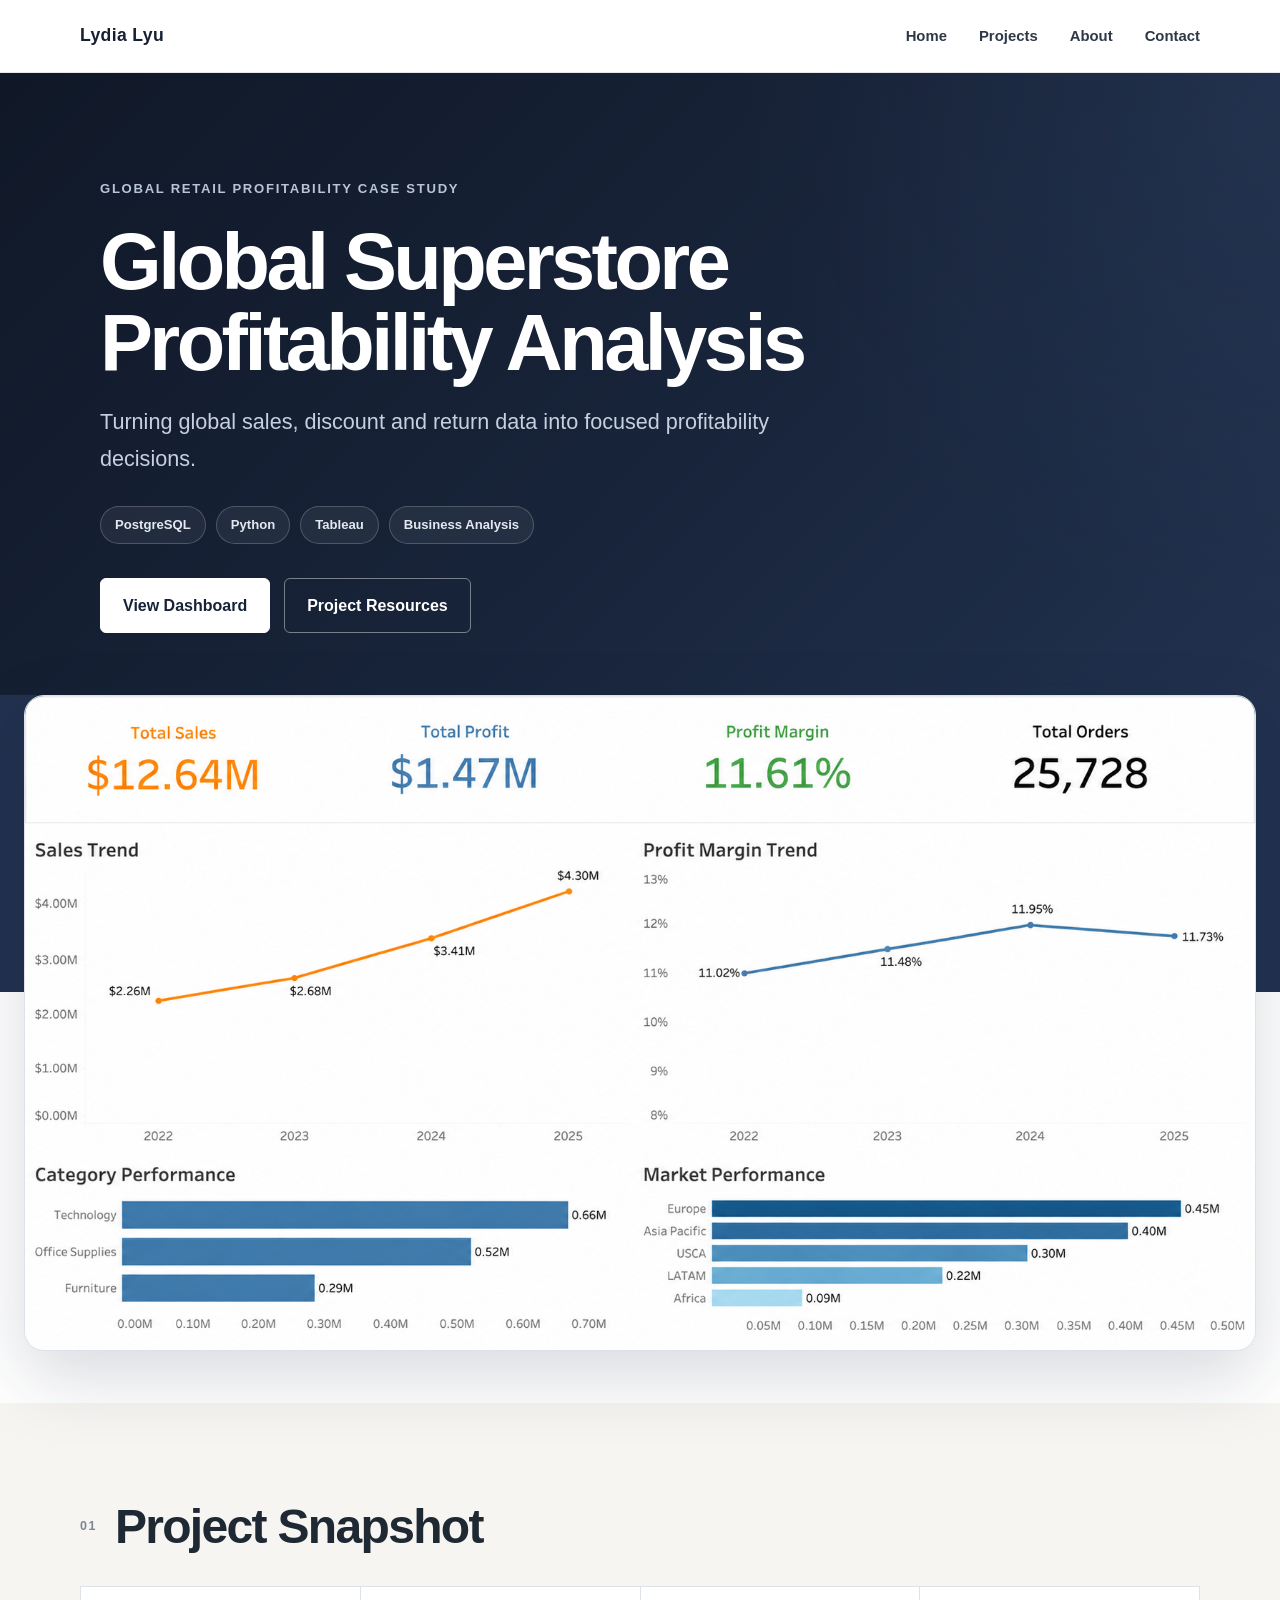
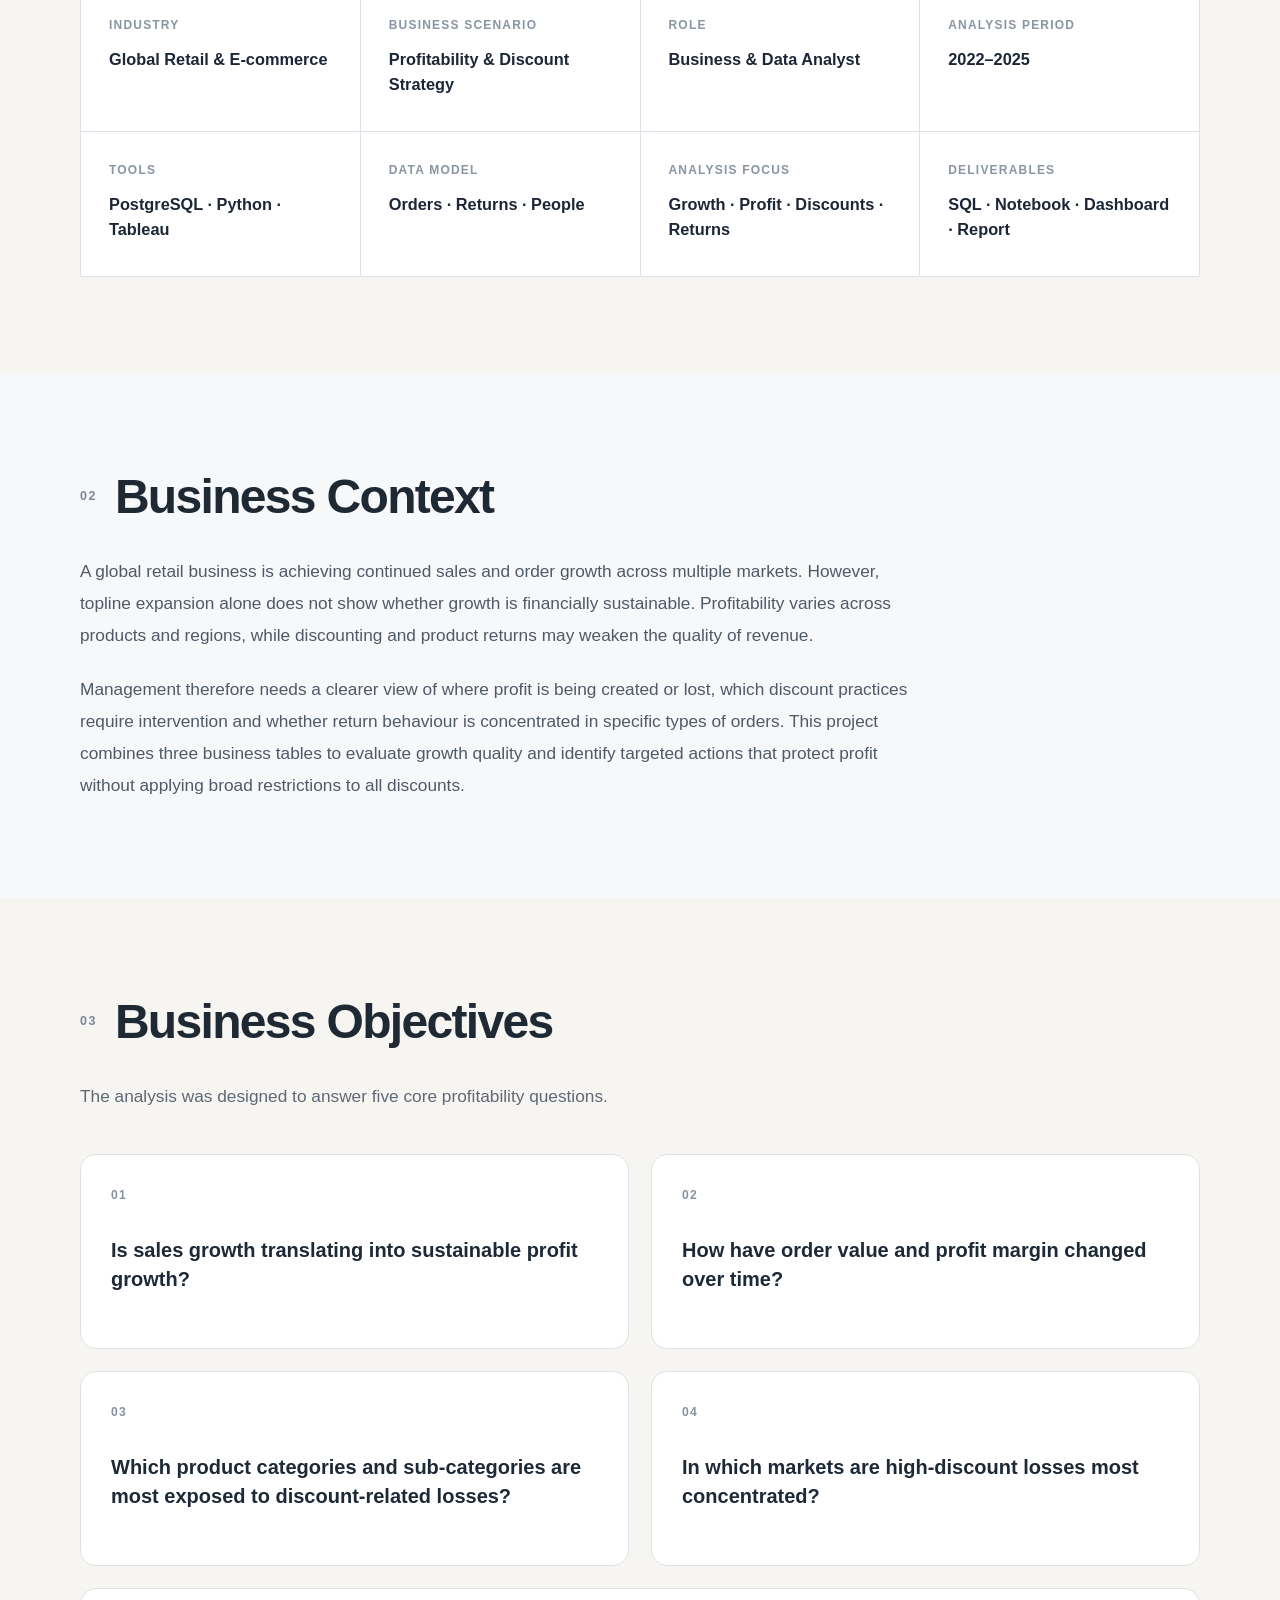
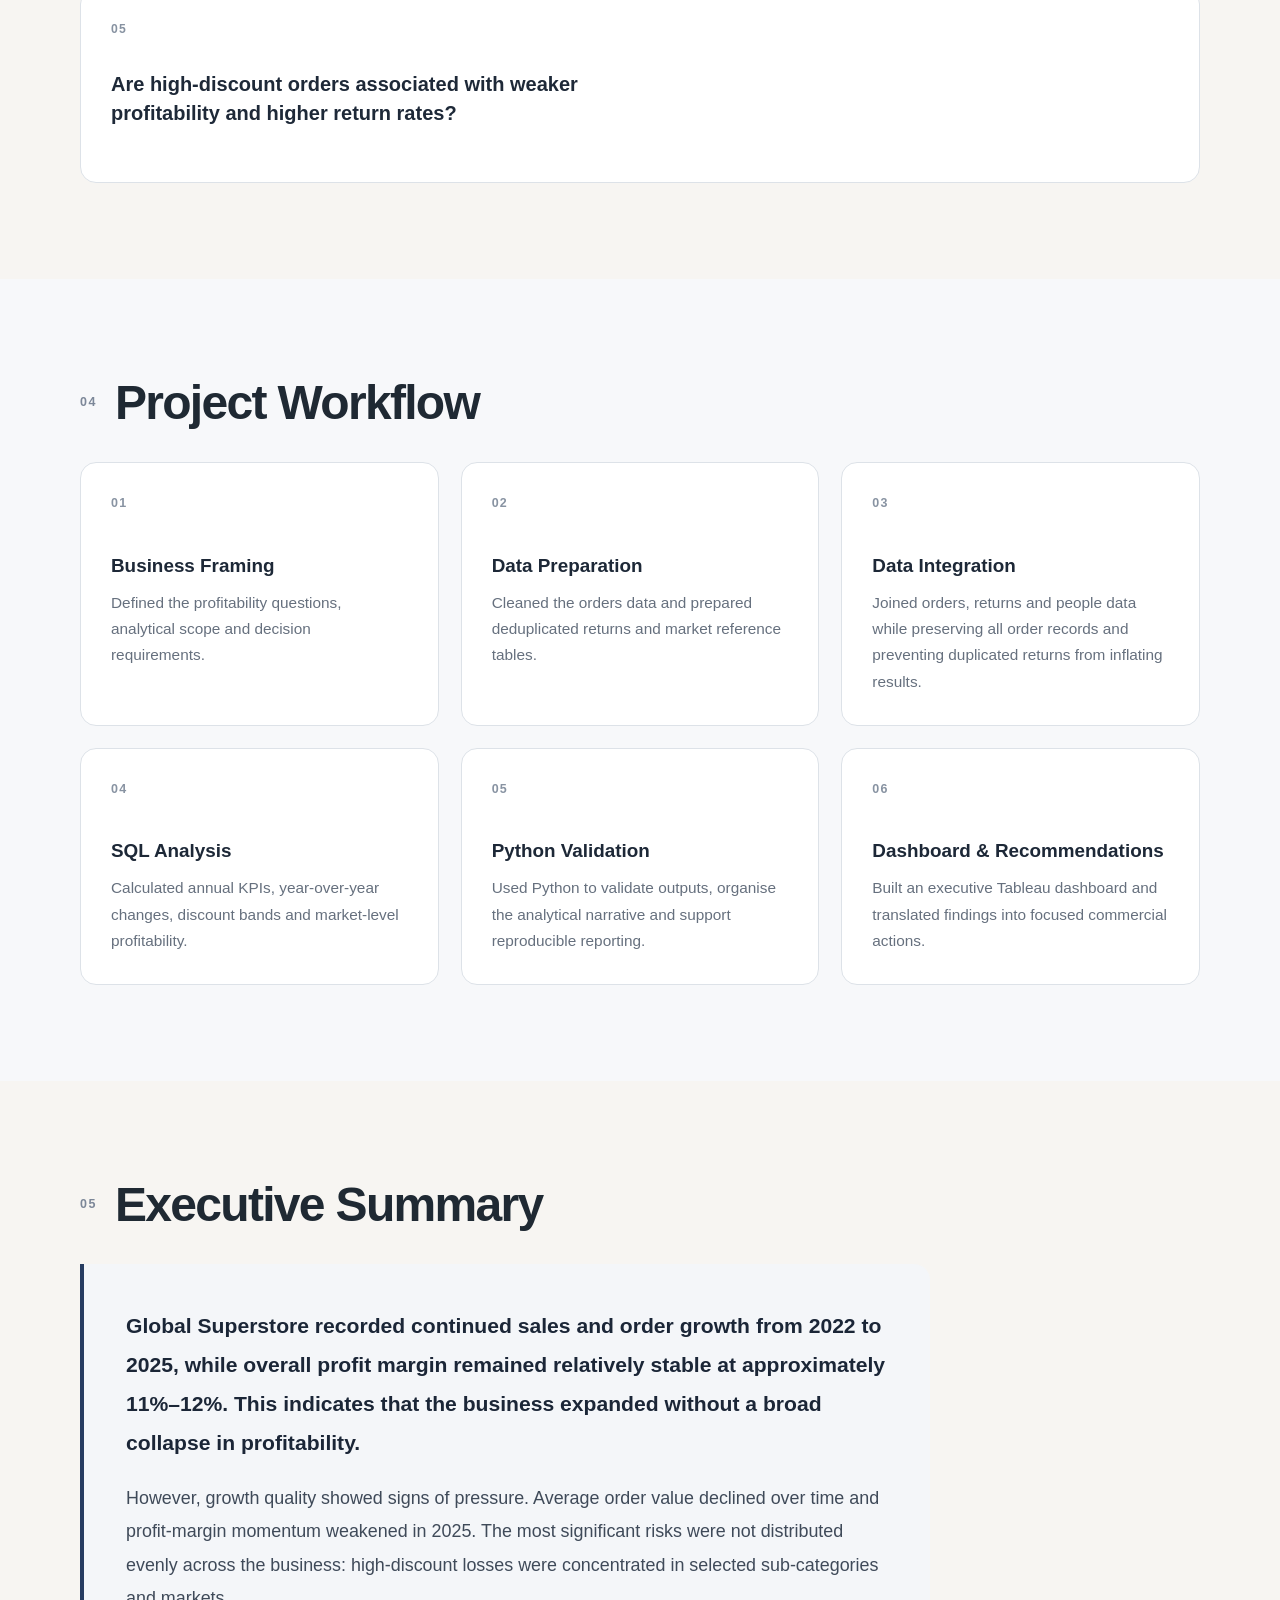
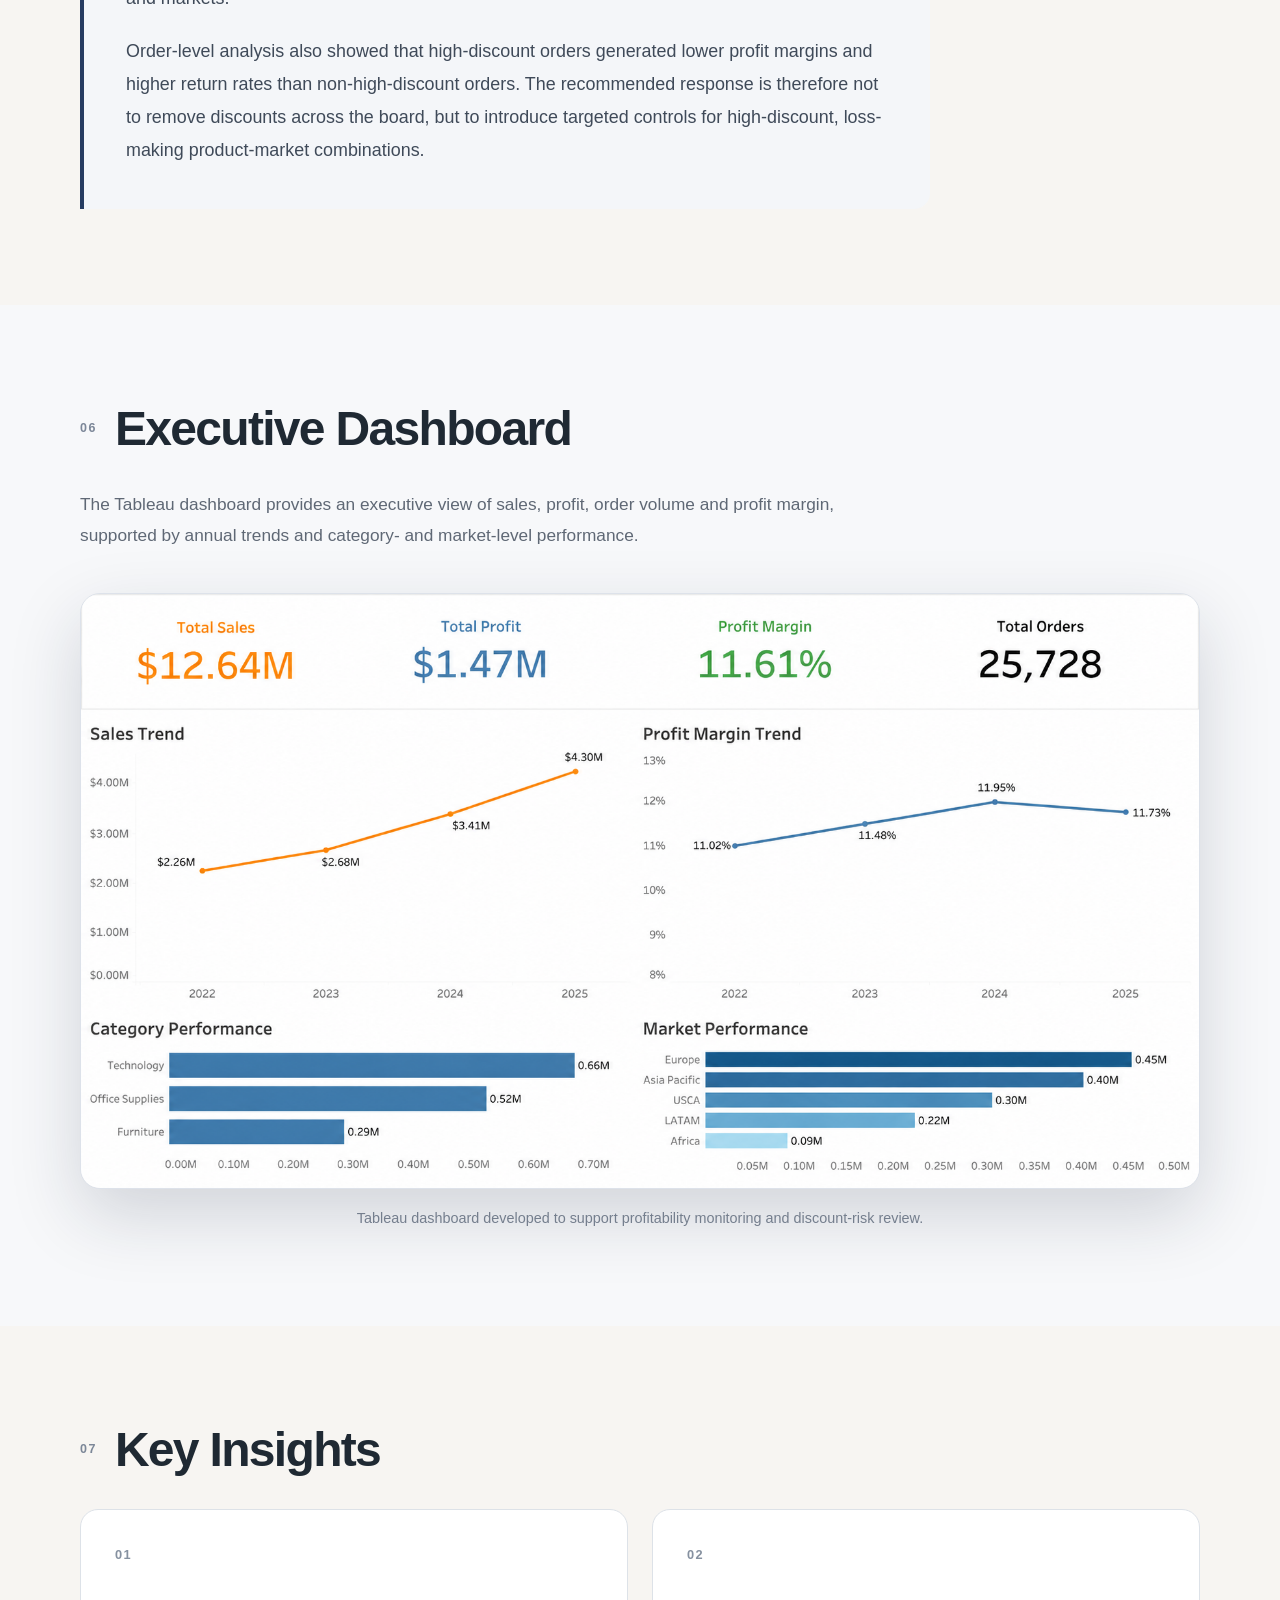
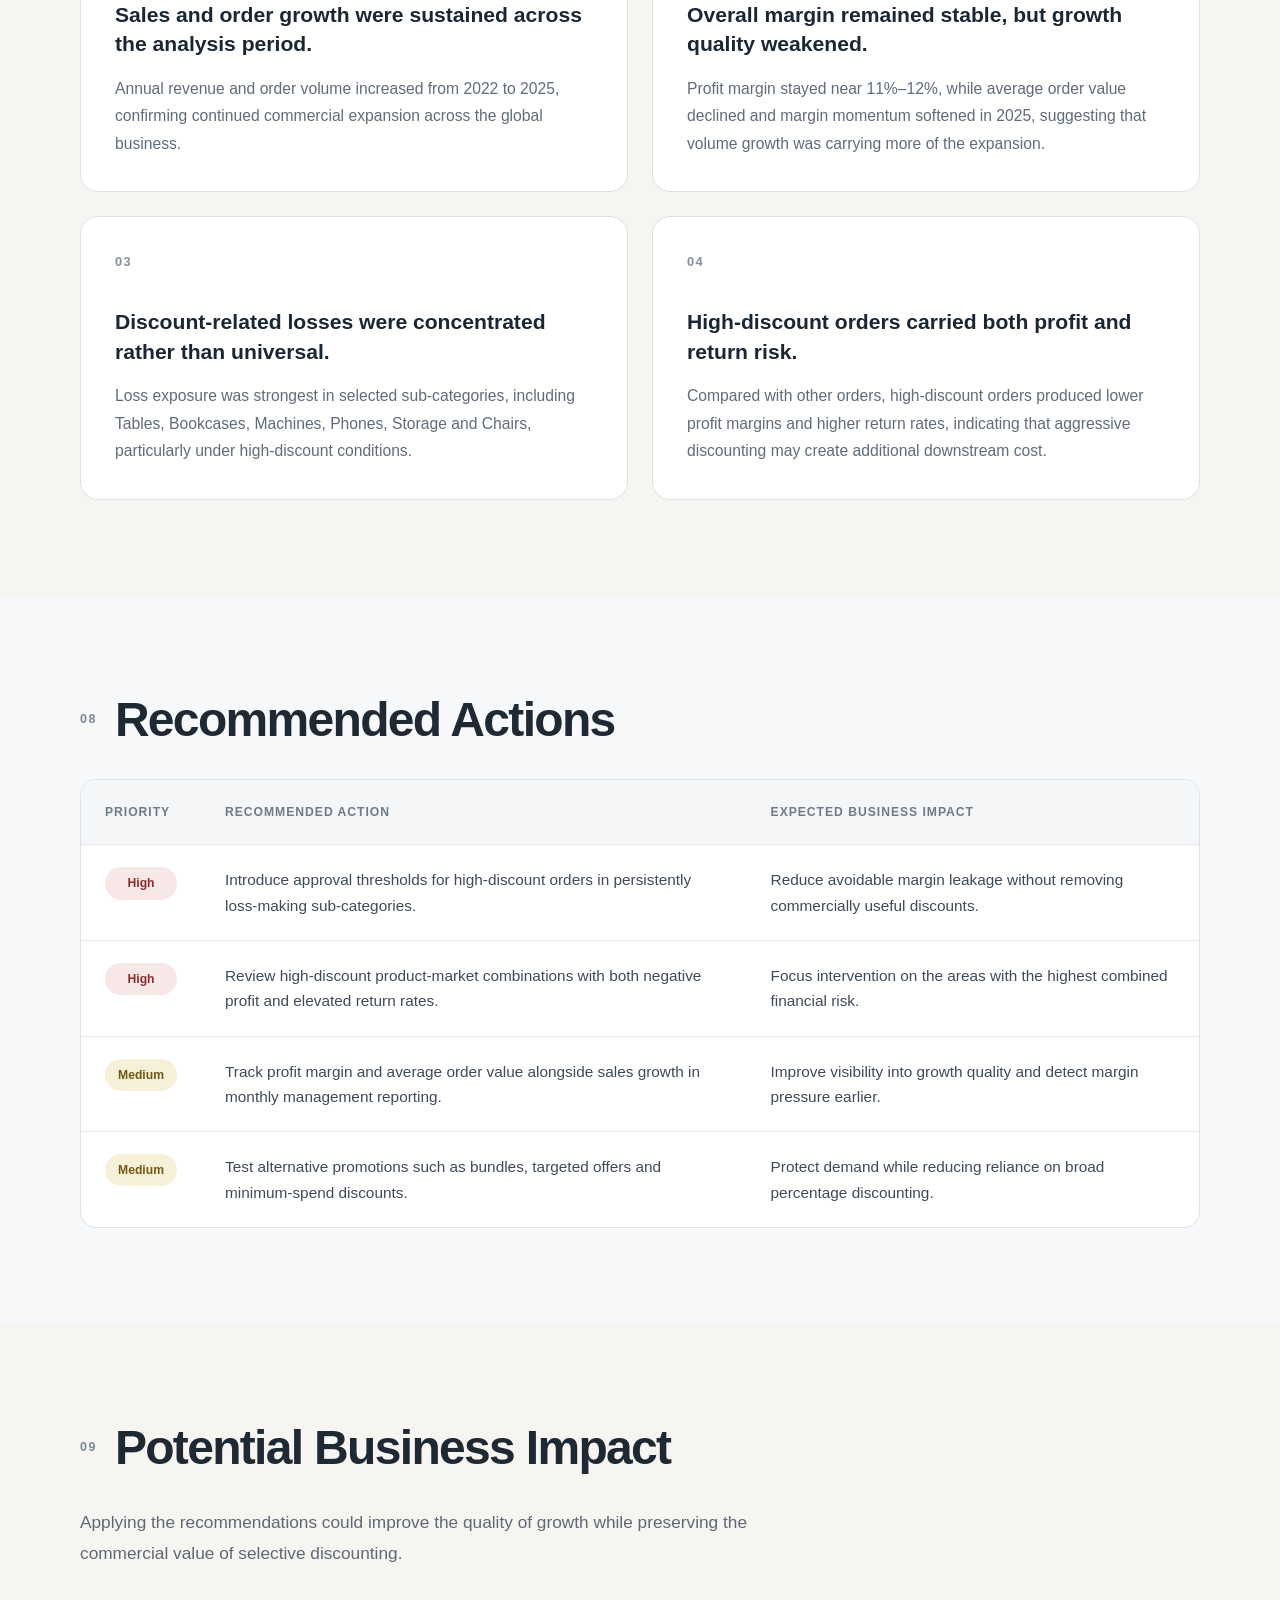
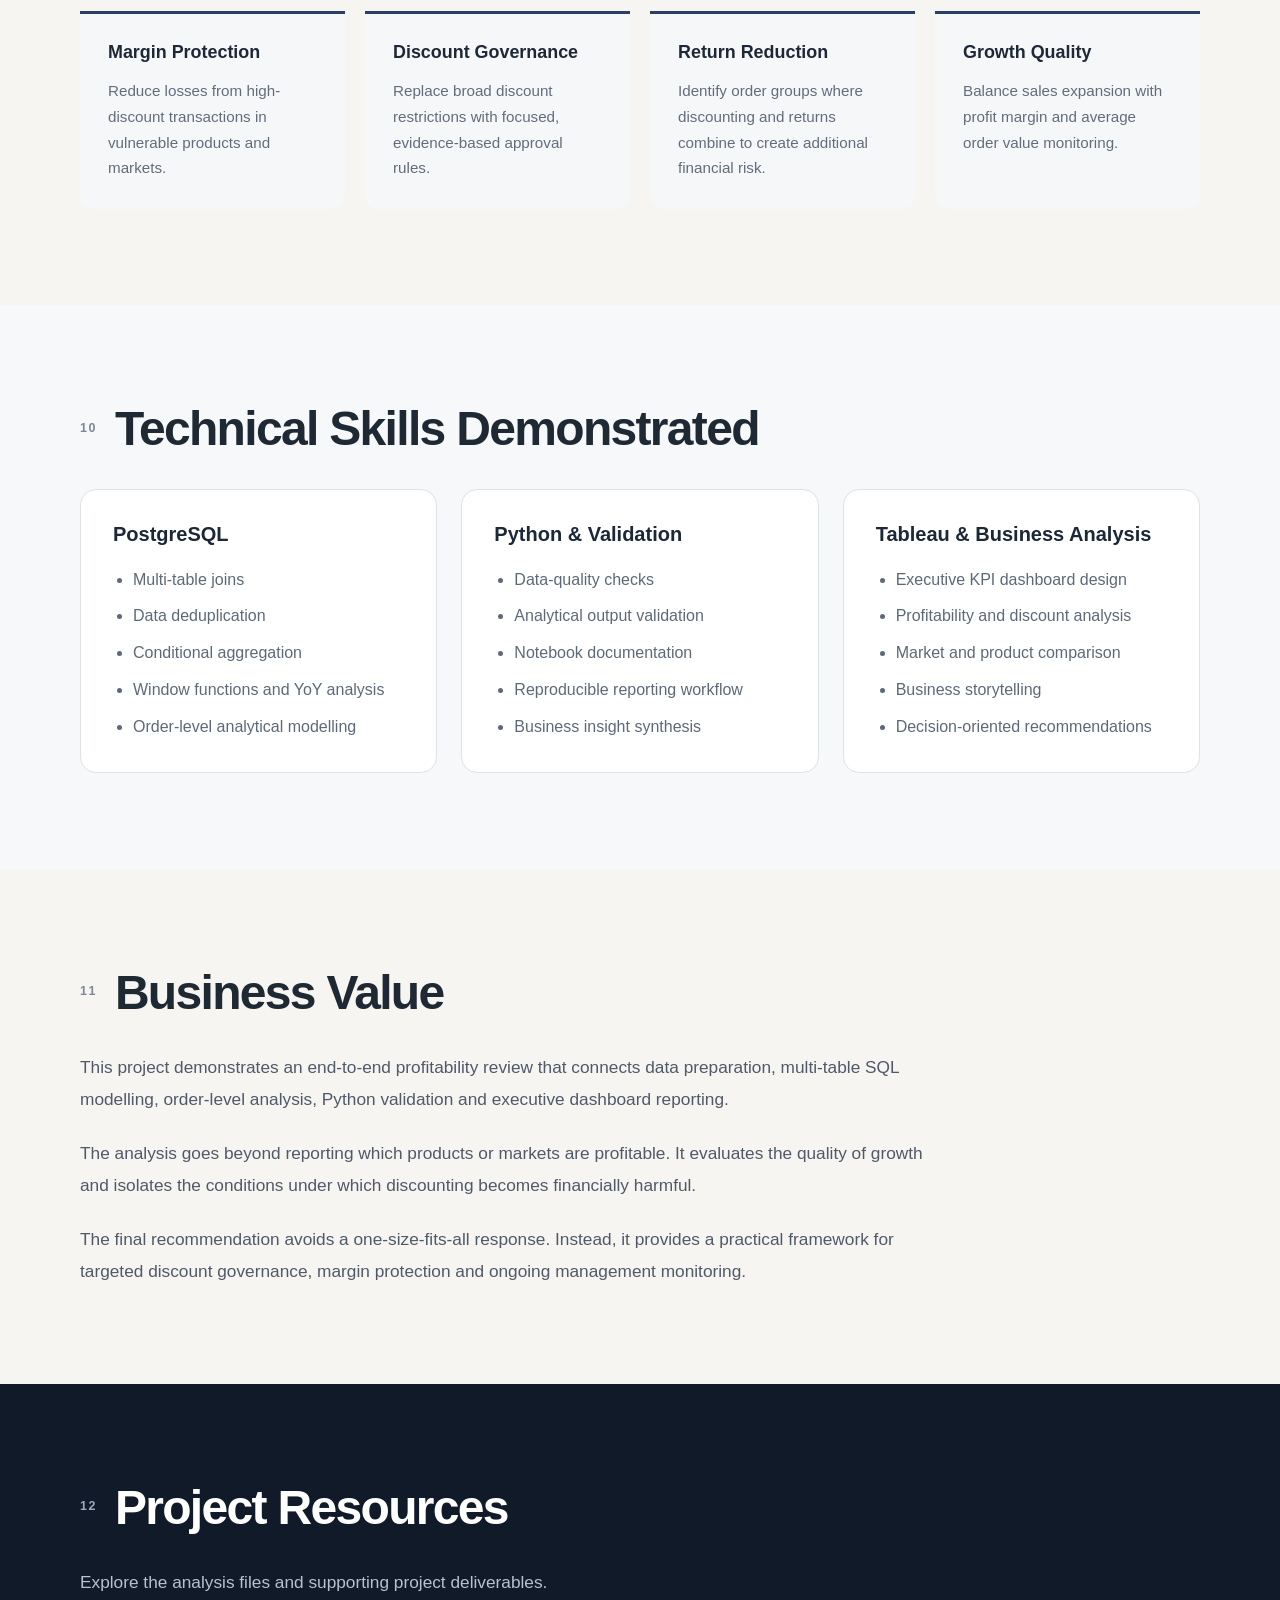
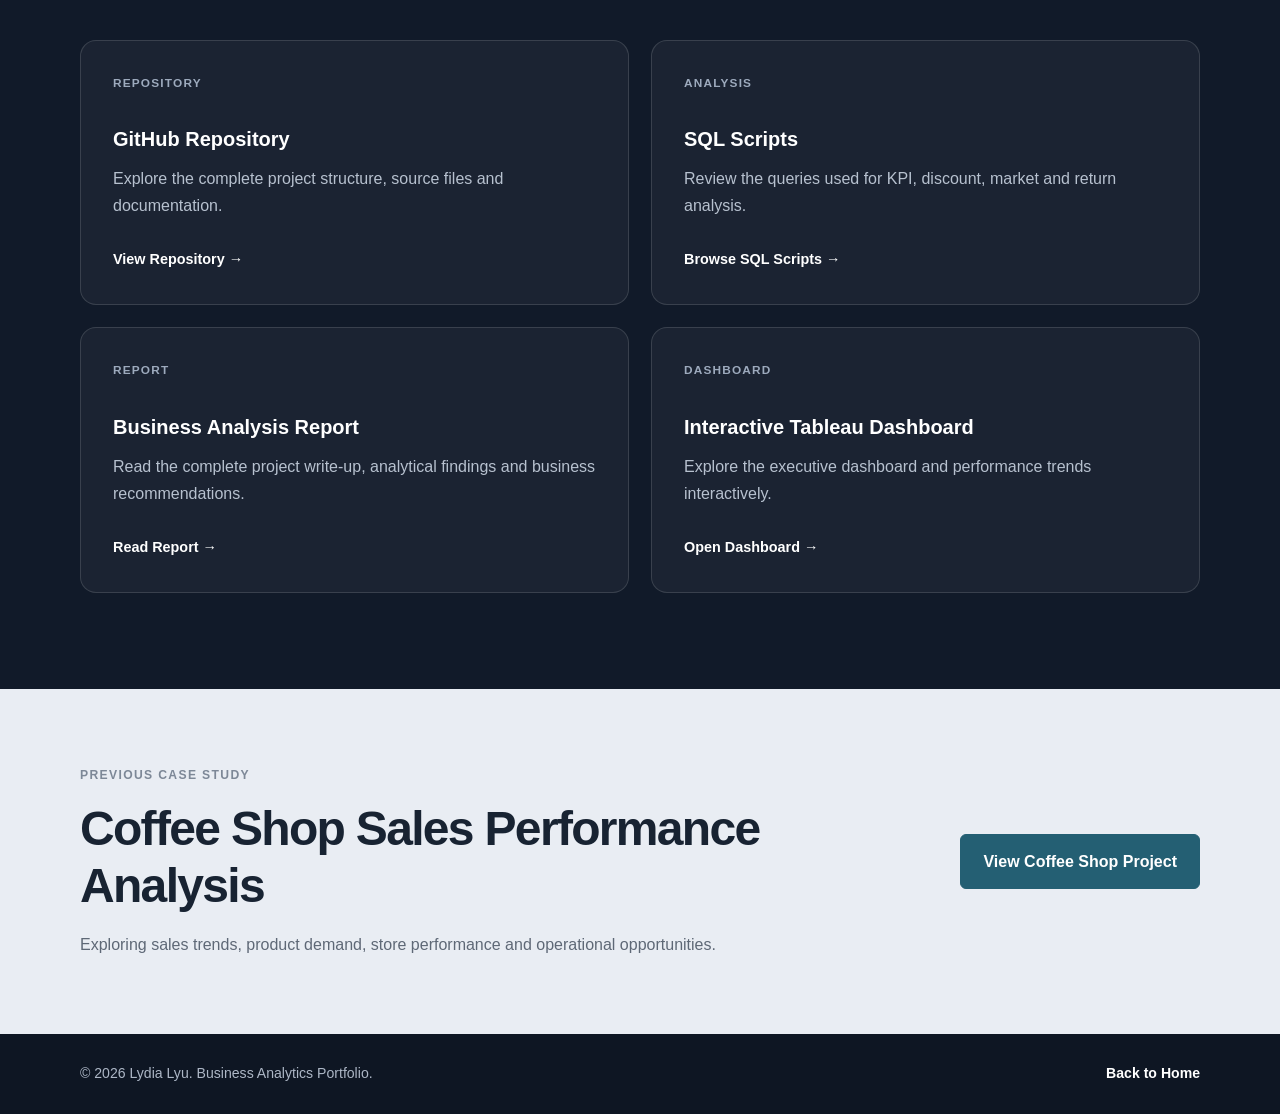
<file: global-superstore.html>
<!DOCTYPE html>
<html lang="en">
<head>
    <meta charset="UTF-8">
    <meta name="viewport" content="width=device-width, initial-scale=1.0">

    <title>Global Superstore Profitability Analysis | Lydia Lyu</title>

    <meta
        name="description"
        content="An end-to-end retail profitability analysis using PostgreSQL, Python and Tableau to evaluate sales growth, discount exposure, returns and market performance."
    >

    <link rel="stylesheet" href="style.css">
</head>

<body>

    <!-- =========================
         Navigation
    ========================== -->
    <header class="site-header">
        <nav class="navbar container">
            <a href="index.html" class="logo">Lydia Lyu</a>

            <ul class="nav-links">
                <li><a href="index.html">Home</a></li>
                <li><a href="index.html#projects">Projects</a></li>
                <li><a href="index.html#about">About</a></li>
                <li><a href="index.html#contact">Contact</a></li>
            </ul>
        </nav>
    </header>


    <main>

        <!-- =========================
             01 Hero
        ========================== -->
        <section class="project-hero">
            <div class="container project-hero-content">

                <p class="project-label">
                    Global Retail Profitability Case Study
                </p>

                <h1>Global Superstore Profitability Analysis</h1>

                <p class="project-subtitle">
                    Turning global sales, discount and return data into
                    focused profitability decisions.
                </p>

                <div class="project-tags">
                    <span>PostgreSQL</span>
                    <span>Python</span>
                    <span>Tableau</span>
                    <span>Business Analysis</span>
                </div>

                <div class="project-hero-actions">
                    <a href="#dashboard" class="button primary-button">
                        View Dashboard
                    </a>

                    <a href="#resources" class="button secondary-button">
                        Project Resources
                    </a>
                </div>

            </div>
        </section>


        <!-- =========================
             Dashboard Preview
        ========================== -->
        <section class="project-dashboard-preview">
            <div class="container">

                <!--
                    Upload the final dashboard image to:
                    assets/images/global-superstore-dashboard.png
                -->

                <img
                    src="assets/images/global-superstore-dashboard.png"
                    alt="Global Superstore Profitability Analysis Dashboard"
                    class="dashboard-image"
                    data-lightbox="dashboard"
                    tabindex="0"
                    role="button"
                >

            </div>
        </section>


        <!-- =========================
             02 Project Snapshot
        ========================== -->
        <section class="project-section">
            <div class="container">

                <div class="section-heading">
                    <p class="section-number">01</p>
                    <h2>Project Snapshot</h2>
                </div>

                <div class="snapshot-grid">

                    <article class="snapshot-item">
                        <p class="snapshot-label">Industry</p>
                        <p class="snapshot-value">
                            Global Retail &amp; E-commerce
                        </p>
                    </article>

                    <article class="snapshot-item">
                        <p class="snapshot-label">Business Scenario</p>
                        <p class="snapshot-value">
                            Profitability &amp; Discount Strategy
                        </p>
                    </article>

                    <article class="snapshot-item">
                        <p class="snapshot-label">Role</p>
                        <p class="snapshot-value">
                            Business &amp; Data Analyst
                        </p>
                    </article>

                    <article class="snapshot-item">
                        <p class="snapshot-label">Analysis Period</p>
                        <p class="snapshot-value">
                            2022–2025
                        </p>
                    </article>

                    <article class="snapshot-item">
                        <p class="snapshot-label">Tools</p>
                        <p class="snapshot-value">
                            PostgreSQL · Python · Tableau
                        </p>
                    </article>

                    <article class="snapshot-item">
                        <p class="snapshot-label">Data Model</p>
                        <p class="snapshot-value">
                            Orders · Returns · People
                        </p>
                    </article>

                    <article class="snapshot-item">
                        <p class="snapshot-label">Analysis Focus</p>
                        <p class="snapshot-value">
                            Growth · Profit · Discounts · Returns
                        </p>
                    </article>

                    <article class="snapshot-item">
                        <p class="snapshot-label">Deliverables</p>
                        <p class="snapshot-value">
                            SQL · Notebook · Dashboard · Report
                        </p>
                    </article>

                </div>
            </div>
        </section>


        <!-- =========================
             03 Business Context
        ========================== -->
        <section class="project-section alternate-section">
            <div class="container narrow-container">

                <div class="section-heading">
                    <p class="section-number">02</p>
                    <h2>Business Context</h2>
                </div>

                <div class="project-copy">
                    <p>
                        A global retail business is achieving continued sales
                        and order growth across multiple markets. However,
                        topline expansion alone does not show whether growth is
                        financially sustainable. Profitability varies across
                        products and regions, while discounting and product
                        returns may weaken the quality of revenue.
                    </p>

                    <p>
                        Management therefore needs a clearer view of where
                        profit is being created or lost, which discount
                        practices require intervention and whether return
                        behaviour is concentrated in specific types of orders.
                        This project combines three business tables to evaluate
                        growth quality and identify targeted actions that
                        protect profit without applying broad restrictions to
                        all discounts.
                    </p>
                </div>

            </div>
        </section>


        <!-- =========================
             04 Business Objectives
        ========================== -->
        <section class="project-section">
            <div class="container">

                <div class="section-heading">
                    <p class="section-number">03</p>
                    <h2>Business Objectives</h2>
                </div>

                <p class="section-introduction">
                    The analysis was designed to answer five core
                    profitability questions.
                </p>

                <div class="question-grid">

                    <article class="question-card">
                        <p class="question-number">01</p>
                        <h3>
                            Is sales growth translating into sustainable
                            profit growth?
                        </h3>
                    </article>

                    <article class="question-card">
                        <p class="question-number">02</p>
                        <h3>
                            How have order value and profit margin changed
                            over time?
                        </h3>
                    </article>

                    <article class="question-card">
                        <p class="question-number">03</p>
                        <h3>
                            Which product categories and sub-categories are
                            most exposed to discount-related losses?
                        </h3>
                    </article>

                    <article class="question-card">
                        <p class="question-number">04</p>
                        <h3>
                            In which markets are high-discount losses most
                            concentrated?
                        </h3>
                    </article>

                    <article class="question-card">
                        <p class="question-number">05</p>
                        <h3>
                            Are high-discount orders associated with weaker
                            profitability and higher return rates?
                        </h3>
                    </article>

                </div>
            </div>
        </section>


        <!-- =========================
             05 Project Workflow
        ========================== -->
        <section class="project-section alternate-section">
            <div class="container">

                <div class="section-heading">
                    <p class="section-number">04</p>
                    <h2>Project Workflow</h2>
                </div>

                <div class="workflow-grid">

                    <article class="workflow-step">
                        <p class="workflow-number">01</p>
                        <h3>Business Framing</h3>
                        <p>
                            Defined the profitability questions, analytical
                            scope and decision requirements.
                        </p>
                    </article>

                    <article class="workflow-step">
                        <p class="workflow-number">02</p>
                        <h3>Data Preparation</h3>
                        <p>
                            Cleaned the orders data and prepared deduplicated
                            returns and market reference tables.
                        </p>
                    </article>

                    <article class="workflow-step">
                        <p class="workflow-number">03</p>
                        <h3>Data Integration</h3>
                        <p>
                            Joined orders, returns and people data while
                            preserving all order records and preventing
                            duplicated returns from inflating results.
                        </p>
                    </article>

                    <article class="workflow-step">
                        <p class="workflow-number">04</p>
                        <h3>SQL Analysis</h3>
                        <p>
                            Calculated annual KPIs, year-over-year changes,
                            discount bands and market-level profitability.
                        </p>
                    </article>

                    <article class="workflow-step">
                        <p class="workflow-number">05</p>
                        <h3>Python Validation</h3>
                        <p>
                            Used Python to validate outputs, organise the
                            analytical narrative and support reproducible
                            reporting.
                        </p>
                    </article>

                    <article class="workflow-step">
                        <p class="workflow-number">06</p>
                        <h3>Dashboard &amp; Recommendations</h3>
                        <p>
                            Built an executive Tableau dashboard and translated
                            findings into focused commercial actions.
                        </p>
                    </article>

                </div>
            </div>
        </section>


        <!-- =========================
             06 Executive Summary
        ========================== -->
        <section class="project-section">
            <div class="container narrow-container">

                <div class="section-heading">
                    <p class="section-number">05</p>
                    <h2>Executive Summary</h2>
                </div>

                <div class="executive-summary">
                    <p>
                        Global Superstore recorded continued sales and order
                        growth from 2022 to 2025, while overall profit margin
                        remained relatively stable at approximately 11%–12%.
                        This indicates that the business expanded without a
                        broad collapse in profitability.
                    </p>

                    <p>
                        However, growth quality showed signs of pressure.
                        Average order value declined over time and profit-margin
                        momentum weakened in 2025. The most significant risks
                        were not distributed evenly across the business:
                        high-discount losses were concentrated in selected
                        sub-categories and markets.
                    </p>

                    <p>
                        Order-level analysis also showed that high-discount
                        orders generated lower profit margins and higher return
                        rates than non-high-discount orders. The recommended
                        response is therefore not to remove discounts across
                        the board, but to introduce targeted controls for
                        high-discount, loss-making product-market combinations.
                    </p>
                </div>

            </div>
        </section>


        <!-- =========================
             07 Executive Dashboard
        ========================== -->
        <section
            class="project-section alternate-section"
            id="dashboard"
        >
            <div class="container">

                <div class="section-heading">
                    <p class="section-number">06</p>
                    <h2>Executive Dashboard</h2>
                </div>

                <p class="section-introduction">
                    The Tableau dashboard provides an executive view of sales,
                    profit, order volume and profit margin, supported by annual
                    trends and category- and market-level performance.
                </p>

                <figure class="dashboard-figure">
                    <img
                        src="assets/images/global-superstore-dashboard.png"
                        alt="Executive dashboard showing Global Superstore profitability performance"
                        class="dashboard-image"
                        data-lightbox="dashboard"
                        tabindex="0"
                        role="button"
                    >

                    <figcaption>
                        Tableau dashboard developed to support profitability
                        monitoring and discount-risk review.
                    </figcaption>
                </figure>

            </div>
        </section>


        <!-- =========================
             08 Key Insights
        ========================== -->
        <section class="project-section">
            <div class="container">

                <div class="section-heading">
                    <p class="section-number">07</p>
                    <h2>Key Insights</h2>
                </div>

                <div class="insight-grid">

                    <article class="insight-card">
                        <p class="insight-number">01</p>
                        <h3>
                            Sales and order growth were sustained across the
                            analysis period.
                        </h3>
                        <p>
                            Annual revenue and order volume increased from 2022
                            to 2025, confirming continued commercial expansion
                            across the global business.
                        </p>
                    </article>

                    <article class="insight-card">
                        <p class="insight-number">02</p>
                        <h3>
                            Overall margin remained stable, but growth quality
                            weakened.
                        </h3>
                        <p>
                            Profit margin stayed near 11%–12%, while average
                            order value declined and margin momentum softened in
                            2025, suggesting that volume growth was carrying
                            more of the expansion.
                        </p>
                    </article>

                    <article class="insight-card">
                        <p class="insight-number">03</p>
                        <h3>
                            Discount-related losses were concentrated rather
                            than universal.
                        </h3>
                        <p>
                            Loss exposure was strongest in selected
                            sub-categories, including Tables, Bookcases,
                            Machines, Phones, Storage and Chairs, particularly
                            under high-discount conditions.
                        </p>
                    </article>

                    <article class="insight-card">
                        <p class="insight-number">04</p>
                        <h3>
                            High-discount orders carried both profit and return
                            risk.
                        </h3>
                        <p>
                            Compared with other orders, high-discount orders
                            produced lower profit margins and higher return
                            rates, indicating that aggressive discounting may
                            create additional downstream cost.
                        </p>
                    </article>

                </div>
            </div>
        </section>


        <!-- =========================
             09 Recommended Actions
        ========================== -->
        <section class="project-section alternate-section">
            <div class="container">

                <div class="section-heading">
                    <p class="section-number">08</p>
                    <h2>Recommended Actions</h2>
                </div>

                <div class="recommendation-table-wrapper">
                    <table class="recommendation-table">

                        <thead>
                            <tr>
                                <th>Priority</th>
                                <th>Recommended Action</th>
                                <th>Expected Business Impact</th>
                            </tr>
                        </thead>

                        <tbody>
                            <tr>
                                <td>
                                    <span class="priority priority-high">
                                        High
                                    </span>
                                </td>
                                <td>
                                    Introduce approval thresholds for
                                    high-discount orders in persistently
                                    loss-making sub-categories.
                                </td>
                                <td>
                                    Reduce avoidable margin leakage without
                                    removing commercially useful discounts.
                                </td>
                            </tr>

                            <tr>
                                <td>
                                    <span class="priority priority-high">
                                        High
                                    </span>
                                </td>
                                <td>
                                    Review high-discount product-market
                                    combinations with both negative profit and
                                    elevated return rates.
                                </td>
                                <td>
                                    Focus intervention on the areas with the
                                    highest combined financial risk.
                                </td>
                            </tr>

                            <tr>
                                <td>
                                    <span class="priority priority-medium">
                                        Medium
                                    </span>
                                </td>
                                <td>
                                    Track profit margin and average order value
                                    alongside sales growth in monthly management
                                    reporting.
                                </td>
                                <td>
                                    Improve visibility into growth quality and
                                    detect margin pressure earlier.
                                </td>
                            </tr>

                            <tr>
                                <td>
                                    <span class="priority priority-medium">
                                        Medium
                                    </span>
                                </td>
                                <td>
                                    Test alternative promotions such as bundles,
                                    targeted offers and minimum-spend discounts.
                                </td>
                                <td>
                                    Protect demand while reducing reliance on
                                    broad percentage discounting.
                                </td>
                            </tr>
                        </tbody>

                    </table>
                </div>
            </div>
        </section>


        <!-- =========================
             10 Business Impact
        ========================== -->
        <section class="project-section">
            <div class="container">

                <div class="section-heading">
                    <p class="section-number">09</p>
                    <h2>Potential Business Impact</h2>
                </div>

                <p class="section-introduction">
                    Applying the recommendations could improve the quality of
                    growth while preserving the commercial value of selective
                    discounting.
                </p>

                <div class="impact-grid">

                    <article class="impact-card">
                        <h3>Margin Protection</h3>
                        <p>
                            Reduce losses from high-discount transactions in
                            vulnerable products and markets.
                        </p>
                    </article>

                    <article class="impact-card">
                        <h3>Discount Governance</h3>
                        <p>
                            Replace broad discount restrictions with focused,
                            evidence-based approval rules.
                        </p>
                    </article>

                    <article class="impact-card">
                        <h3>Return Reduction</h3>
                        <p>
                            Identify order groups where discounting and returns
                            combine to create additional financial risk.
                        </p>
                    </article>

                    <article class="impact-card">
                        <h3>Growth Quality</h3>
                        <p>
                            Balance sales expansion with profit margin and
                            average order value monitoring.
                        </p>
                    </article>

                </div>
            </div>
        </section>


        <!-- =========================
             11 Technical Skills
        ========================== -->
        <section class="project-section alternate-section">
            <div class="container">

                <div class="section-heading">
                    <p class="section-number">10</p>
                    <h2>Technical Skills Demonstrated</h2>
                </div>

                <div class="skills-grid">

                    <article class="skill-group">
                        <h3>PostgreSQL</h3>
                        <ul>
                            <li>Multi-table joins</li>
                            <li>Data deduplication</li>
                            <li>Conditional aggregation</li>
                            <li>Window functions and YoY analysis</li>
                            <li>Order-level analytical modelling</li>
                        </ul>
                    </article>

                    <article class="skill-group">
                        <h3>Python &amp; Validation</h3>
                        <ul>
                            <li>Data-quality checks</li>
                            <li>Analytical output validation</li>
                            <li>Notebook documentation</li>
                            <li>Reproducible reporting workflow</li>
                            <li>Business insight synthesis</li>
                        </ul>
                    </article>

                    <article class="skill-group">
                        <h3>Tableau &amp; Business Analysis</h3>
                        <ul>
                            <li>Executive KPI dashboard design</li>
                            <li>Profitability and discount analysis</li>
                            <li>Market and product comparison</li>
                            <li>Business storytelling</li>
                            <li>Decision-oriented recommendations</li>
                        </ul>
                    </article>

                </div>
            </div>
        </section>


        <!-- =========================
             12 Business Value
        ========================== -->
        <section class="project-section">
            <div class="container narrow-container">

                <div class="section-heading">
                    <p class="section-number">11</p>
                    <h2>Business Value</h2>
                </div>

                <div class="project-copy">
                    <p>
                        This project demonstrates an end-to-end profitability
                        review that connects data preparation, multi-table SQL
                        modelling, order-level analysis, Python validation and
                        executive dashboard reporting.
                    </p>

                    <p>
                        The analysis goes beyond reporting which products or
                        markets are profitable. It evaluates the quality of
                        growth and isolates the conditions under which
                        discounting becomes financially harmful.
                    </p>

                    <p>
                        The final recommendation avoids a one-size-fits-all
                        response. Instead, it provides a practical framework for
                        targeted discount governance, margin protection and
                        ongoing management monitoring.
                    </p>
                </div>

            </div>
        </section>


        <!-- =========================
             13 Project Resources
        ========================== -->
        <section
            class="project-section resources-section"
            id="resources"
        >
            <div class="container">

                <div class="section-heading">
                    <p class="section-number">12</p>
                    <h2>Project Resources</h2>
                </div>

                <p class="section-introduction">
                    Explore the analysis files and supporting project
                    deliverables.
                </p>

<div class="resource-grid">

    <a
        href="https://github.com/lydialyu-data/global-superstore-profitability-analysis"
        class="resource-card"
        target="_blank"
        rel="noopener noreferrer"
    >
        <span class="resource-type">Repository</span>
        <h3>GitHub Repository</h3>
        <p>
            Explore the complete project structure, source
            files and documentation.
        </p>
        <span class="resource-link">View Repository →</span>
    </a>

    <a
        href="https://github.com/lydialyu-data/global-superstore-profitability-analysis/tree/main/SQL"
        class="resource-card"
        target="_blank"
        rel="noopener noreferrer"
    >
        <span class="resource-type">Analysis</span>
        <h3>SQL Scripts</h3>
        <p>
            Review the queries used for KPI, discount, market
            and return analysis.
        </p>
        <span class="resource-link">Browse SQL Scripts →</span>
    </a>

    <a
        href="https://app.notion.com/p/Global-Superstore-Profitability-Analysis-3a5279450f9f80209b7fe989468ae135?pvs=12"
        class="resource-card"
        target="_blank"
        rel="noopener noreferrer"
    >
        <span class="resource-type">Report</span>
        <h3>Business Analysis Report</h3>
        <p>
            Read the complete project write-up, analytical
            findings and business recommendations.
        </p>
        <span class="resource-link">Read Report →</span>
    </a>

    <a
        href="https://public.tableau.com/views/GlobalSuperstoreProfitabilityAnalysis_17847696247550/GlobalSuperstoreSalesPerformanceDashboard?:language=zh-CN&publish=yes&:sid=&:redirect=auth&:display_count=n&:origin=viz_share_link"
        class="resource-card"
        target="_blank"
        rel="noopener noreferrer"
    >
        <span class="resource-type">Dashboard</span>
        <h3>Interactive Tableau Dashboard</h3>
        <p>
            Explore the executive dashboard and performance
            trends interactively.
        </p>
        <span class="resource-link">Open Dashboard →</span>
    </a>

</div>
            </div>
        </section>


        <!-- =========================
             Next Project
        ========================== -->
        <section class="next-project-section">
            <div class="container next-project-content">

                <div>
                    <p class="next-project-label">Previous Case Study</p>
                    <h2>Coffee Shop Sales Performance Analysis</h2>
                    <p>
                        Exploring sales trends, product demand, store
                        performance and operational opportunities.
                    </p>
                </div>

                <a href="coffee-shop.html" class="button primary-button">
                    View Coffee Shop Project
                </a>

            </div>
        </section>

    </main>


    <!-- =========================
         Footer
    ========================== -->
    <footer class="site-footer">
        <div class="container footer-content">

            <p>
                © 2026 Lydia Lyu. Business Analytics Portfolio.
            </p>

            <a href="index.html">Back to Home</a>

        </div>
    </footer>


    <script>
        const siteHeader = document.querySelector(".site-header");

        let previousScrollPosition = window.scrollY;

        window.addEventListener("scroll", function () {
            const currentScrollPosition = window.scrollY;

            if (!siteHeader) {
                return;
            }

            /*
             * 页面顶部始终显示导航栏
             */
            if (currentScrollPosition <= 80) {
                siteHeader.classList.remove("nav-hidden");
                previousScrollPosition = currentScrollPosition;
                return;
            }

            /*
             * 向下滚动：隐藏导航栏
             * 向上滚动：显示导航栏
             */
            if (currentScrollPosition > previousScrollPosition) {
                siteHeader.classList.add("nav-hidden");
            } else {
                siteHeader.classList.remove("nav-hidden");
            }

            previousScrollPosition = currentScrollPosition;
        });
    </script>


    <!-- Dashboard Lightbox -->
    <div
        class="dashboard-lightbox"
        id="dashboard-lightbox"
        aria-hidden="true"
    >
        <button
            class="lightbox-close"
            id="lightbox-close"
            type="button"
            aria-label="Close dashboard preview"
        >
            ×
        </button>

        <div class="lightbox-content">
            <img
                src="assets/images/global-superstore-dashboard.png"
                alt="Global Superstore Profitability Analysis Dashboard enlarged"
                class="lightbox-image"
            >

            <p class="lightbox-caption">
                Global Superstore Profitability Analysis Dashboard
            </p>
        </div>
    </div>


    <script>
        const dashboardImages = document.querySelectorAll(
            '[data-lightbox="dashboard"]'
        );

        const dashboardLightbox = document.getElementById(
            "dashboard-lightbox"
        );

        const lightboxClose = document.getElementById(
            "lightbox-close"
        );

        function openDashboardLightbox() {
            if (!dashboardLightbox) {
                return;
            }

            dashboardLightbox.classList.add("lightbox-open");
            dashboardLightbox.setAttribute("aria-hidden", "false");
            document.body.classList.add("lightbox-active");

            if (lightboxClose) {
                lightboxClose.focus();
            }
        }

        function closeDashboardLightbox() {
            if (!dashboardLightbox) {
                return;
            }

            dashboardLightbox.classList.remove("lightbox-open");
            dashboardLightbox.setAttribute("aria-hidden", "true");
            document.body.classList.remove("lightbox-active");
        }

        dashboardImages.forEach(function (image) {
            image.addEventListener("click", openDashboardLightbox);

            image.addEventListener("keydown", function (event) {
                if (event.key === "Enter" || event.key === " ") {
                    event.preventDefault();
                    openDashboardLightbox();
                }
            });
        });

        if (lightboxClose) {
            lightboxClose.addEventListener(
                "click",
                closeDashboardLightbox
            );
        }

        if (dashboardLightbox) {
            dashboardLightbox.addEventListener(
                "click",
                function (event) {
                    if (event.target === dashboardLightbox) {
                        closeDashboardLightbox();
                    }
                }
            );
        }

        document.addEventListener("keydown", function (event) {
            if (event.key === "Escape") {
                closeDashboardLightbox();
            }
        });
    </script>

</body>
</html>
</file>
<file: style.css>
:root {
  --background: #f7f5f2;
  --surface: #ffffff;
  --text: #1f2933;
  --muted-text: #5f6b76;
  --accent: #245f73;
  --accent-dark: #174756;
  --border: #dde3e7;
  --dark: #17252d;
  --max-width: 1120px;
}

* {
  box-sizing: border-box;
}

html {
  scroll-behavior: smooth;
}

body {
  margin: 0;
  font-family: Arial, Helvetica, sans-serif;
  color: var(--text);
  background: var(--background);
  line-height: 1.7;
}

a {
  color: inherit;
  text-decoration: none;
}

.container {
  width: min(90%, var(--max-width));
  margin: 0 auto;
}

/* Navigation */

.site-header {
  position: sticky;
  top: 0;
  z-index: 100;
  background: rgba(247, 245, 242, 0.95);
  border-bottom: 1px solid var(--border);
}

.navigation {
  min-height: 72px;
  display: flex;
  align-items: center;
  justify-content: space-between;
}

.logo {
  font-size: 1.1rem;
  font-weight: 700;
  letter-spacing: 0.02em;
}

nav {
  display: flex;
  gap: 28px;
}

nav a {
  color: var(--muted-text);
  font-size: 0.95rem;
  font-weight: 600;
}

nav a:hover {
  color: var(--accent);
}

/* Hero */

.hero {
  min-height: 78vh;
  display: flex;
  align-items: center;
  padding: 100px 0 80px;
}

.hero-content {
  max-width: 850px;
}

.eyebrow,
.section-label,
.project-category {
  margin: 0 0 14px;
  color: var(--accent);
  font-size: 0.82rem;
  font-weight: 700;
  letter-spacing: 0.12em;
  text-transform: uppercase;
}

h1,
h2,
h3 {
  margin-top: 0;
  line-height: 1.2;
}

h1 {
  max-width: 850px;
  margin-bottom: 24px;
  font-size: clamp(3rem, 7vw, 5.8rem);
  letter-spacing: -0.055em;
}

h2 {
  margin-bottom: 36px;
  font-size: clamp(2rem, 4vw, 3.2rem);
  letter-spacing: -0.035em;
}

h3 {
  margin-bottom: 12px;
  font-size: 1.45rem;
}

.hero-description {
  max-width: 690px;
  margin: 0 0 34px;
  color: var(--muted-text);
  font-size: 1.16rem;
}

.hero-buttons {
  display: flex;
  flex-wrap: wrap;
  gap: 14px;
}

.button {
  display: inline-block;
  padding: 13px 22px;
  border: 1px solid var(--accent);
  border-radius: 6px;
  font-weight: 700;
  transition: 0.2s ease;
}

.primary-button {
  color: white;
  background: var(--accent);
}

.primary-button:hover {
  background: var(--accent-dark);
}

.secondary-button {
  color: var(--accent);
  background: transparent;
}

.secondary-button:hover {
  background: white;
}

/* General sections */

.section {
  padding: 100px 0;
}

.section-muted {
  background: #edf1f2;
}

.section-dark {
  color: white;
  background: var(--dark);
}

.section-dark .section-label {
  color: #a9d1dc;
}

.section-dark p {
  max-width: 690px;
  color: #d8e0e4;
}

/* Projects */

.project-grid {
  display: grid;
  grid-template-columns: repeat(2, 1fr);
  gap: 28px;
}

.project-card {
  min-height: 390px;
  display: flex;
  align-items: flex-end;
  padding: 38px;
  background: var(--surface);
  border: 1px solid var(--border);
  border-radius: 12px;
  box-shadow: 0 12px 35px rgba(30, 45, 52, 0.06);
  transition: transform 0.2s ease, box-shadow 0.2s ease;
}

.project-card:hover {
  transform: translateY(-5px);
  box-shadow: 0 18px 45px rgba(30, 45, 52, 0.1);
}

.project-card p {
  color: var(--muted-text);
}

.chinese-subtitle {
  margin-top: -4px;
  font-size: 0.94rem;
}

.project-tools {
  margin-top: 24px;
  font-size: 0.92rem;
  font-weight: 700;
}

.project-link {
  display: inline-block;
  margin-top: 16px;
  color: var(--accent);
  font-weight: 700;
}

.project-link:hover {
  text-decoration: underline;
}

/* Skills */

.skills-grid {
  display: grid;
  grid-template-columns: repeat(3, 1fr);
  gap: 22px;
}

.skill-group {
  padding: 30px;
  background: white;
  border-radius: 10px;
}

.skill-group p {
  margin-bottom: 0;
  color: var(--muted-text);
}

/* About */

.about-container {
  max-width: 820px;
}

.about-container p {
  color: var(--muted-text);
  font-size: 1.08rem;
}

/* Contact */

.contact-links {
  display: flex;
  flex-wrap: wrap;
  gap: 24px;
  margin-top: 28px;
}

.contact-links a {
  color: white;
  font-weight: 700;
}

.contact-links a:hover {
  color: #a9d1dc;
}

/* Footer */

footer {
  padding: 24px 0;
  color: #74818b;
  background: #101b20;
  font-size: 0.88rem;
}

/* Mobile layout */

@media (max-width: 760px) {
  .navigation {
    min-height: auto;
    padding: 20px 0;
    align-items: flex-start;
    gap: 18px;
  }

  nav {
    flex-wrap: wrap;
    justify-content: flex-end;
    gap: 12px 18px;
  }

  .hero {
    min-height: auto;
    padding: 90px 0 70px;
  }

  h1 {
    font-size: 3rem;
  }

  .section {
    padding: 72px 0;
  }

  .project-grid,
  .skills-grid {
    grid-template-columns: 1fr;
  }

  .project-card {
    min-height: 320px;
    padding: 28px;
  }
}

@media (max-width: 520px) {
  .navigation {
    display: block;
  }

  nav {
    margin-top: 14px;
    justify-content: flex-start;
  }

  h1 {
    font-size: 2.55rem;
  }

  .hero-description {
    font-size: 1.02rem;
  }
}
/* =========================================================
   Coffee Shop Project Page
   ========================================================= */


/* ---------- General project layout ---------- */

.project-section {
    padding: 96px 0;
}

.alternate-section {
    background: #f7f8fa;
}

.narrow-container {
    max-width: 850px;
}

.section-heading {
    display: flex;
    align-items: center;
    gap: 18px;
    margin-bottom: 32px;
}

.section-number {
    margin: 0;
    font-size: 0.78rem;
    font-weight: 700;
    letter-spacing: 0.12em;
    color: #7c8798;
}

.section-heading h2 {
    margin: 0;
    font-size: clamp(2rem, 4vw, 3rem);
    line-height: 1.15;
}

.section-introduction {
    max-width: 760px;
    margin: 0 0 42px;
    font-size: 1.08rem;
    line-height: 1.8;
    color: #5f6875;
}

.project-copy {
    font-size: 1.08rem;
    line-height: 1.85;
    color: #4f5968;
}

.project-copy p {
    margin-top: 0;
    margin-bottom: 22px;
}

.project-copy p:last-child {
    margin-bottom: 0;
}


/* ---------- Project hero ---------- */

.project-hero {
    padding: 130px 0 95px;
    background:
        radial-gradient(
            circle at top right,
            rgba(77, 105, 153, 0.15),
            transparent 38%
        ),
        linear-gradient(
            135deg,
            #101827 0%,
            #18243a 55%,
            #21314e 100%
        );
    color: #ffffff;
}

.project-hero-content {
    max-width: 960px;
}

.project-label {
    margin: 0 0 22px;
    font-size: 0.82rem;
    font-weight: 700;
    letter-spacing: 0.13em;
    text-transform: uppercase;
    color: #b8c5d9;
}

.project-hero h1 {
    max-width: 900px;
    margin: 0 0 24px;
    font-size: clamp(3rem, 7vw, 5.7rem);
    line-height: 1.03;
    letter-spacing: -0.045em;
    color: #ffffff;
}

.project-subtitle {
    max-width: 680px;
    margin: 0;
    font-size: clamp(1.15rem, 2vw, 1.45rem);
    line-height: 1.7;
    color: #c7d0df;
}

.project-tags {
    display: flex;
    flex-wrap: wrap;
    gap: 10px;
    margin-top: 34px;
}

.project-tags span {
    display: inline-flex;
    align-items: center;
    min-height: 34px;
    padding: 7px 14px;
    border: 1px solid rgba(255, 255, 255, 0.2);
    border-radius: 999px;
    font-size: 0.82rem;
    font-weight: 600;
    color: #e4e9f1;
    background: rgba(255, 255, 255, 0.06);
}

.project-hero-actions {
    display: flex;
    flex-wrap: wrap;
    gap: 14px;
    margin-top: 42px;
}

.project-hero .primary-button {
    background: #ffffff;
    color: #172237;
    border-color: #ffffff;
}

.project-hero .primary-button:hover {
    background: #e8edf4;
    border-color: #e8edf4;
}

.project-hero .secondary-button {
    color: #ffffff;
    border-color: rgba(255, 255, 255, 0.42);
    background: transparent;
}

.project-hero .secondary-button:hover {
    background: rgba(255, 255, 255, 0.1);
    border-color: rgba(255, 255, 255, 0.7);
}


/* ---------- Dashboard preview ---------- */

.project-dashboard-preview {
    padding: 0 0 36px;
    background: linear-gradient(
        to bottom,
        #21314e 0,
        #21314e 48%,
        #ffffff 48%,
        #ffffff 100%
    );
}

.project-dashboard-preview .container {
    max-width: 1180px;
}

.dashboard-image {
    display: block;
    width: 100%;
    height: auto;
    border-radius: 18px;
    border: 1px solid #dde2ea;
    box-shadow: 0 26px 70px rgba(24, 36, 58, 0.17);
    background: #ffffff;
}


/* ---------- Project snapshot ---------- */

.snapshot-grid {
    display: grid;
    grid-template-columns: repeat(4, minmax(0, 1fr));
    border-top: 1px solid #dde2e8;
    border-left: 1px solid #dde2e8;
}

.snapshot-item {
    min-height: 145px;
    padding: 28px;
    border-right: 1px solid #dde2e8;
    border-bottom: 1px solid #dde2e8;
    background: #ffffff;
}

.snapshot-label {
    margin: 0 0 12px;
    font-size: 0.75rem;
    font-weight: 700;
    letter-spacing: 0.1em;
    text-transform: uppercase;
    color: #8a94a3;
}

.snapshot-value {
    margin: 0;
    font-size: 1.02rem;
    font-weight: 650;
    line-height: 1.5;
    color: #1c2636;
}


/* ---------- Business objectives ---------- */

.question-grid {
    display: grid;
    grid-template-columns: repeat(2, minmax(0, 1fr));
    gap: 22px;
}

.question-card {
    min-height: 195px;
    padding: 30px;
    border: 1px solid #dde2e8;
    border-radius: 16px;
    background: #ffffff;
    transition:
        transform 0.25s ease,
        box-shadow 0.25s ease,
        border-color 0.25s ease;
}

.question-card:hover {
    transform: translateY(-5px);
    border-color: #b7c0ce;
    box-shadow: 0 16px 36px rgba(20, 31, 49, 0.08);
}

.question-card:last-child {
    grid-column: 1 / -1;
}

.question-number {
    margin: 0 0 30px;
    font-size: 0.76rem;
    font-weight: 700;
    letter-spacing: 0.1em;
    color: #8792a1;
}

.question-card h3 {
    max-width: 560px;
    margin: 0;
    font-size: 1.25rem;
    line-height: 1.45;
    color: #1e2938;
}


/* ---------- Workflow ---------- */

.workflow-grid {
    display: grid;
    grid-template-columns: repeat(3, minmax(0, 1fr));
    gap: 22px;
}

.workflow-step {
    position: relative;
    min-height: 235px;
    padding: 30px;
    border: 1px solid #dde2e8;
    border-radius: 16px;
    background: #ffffff;
}

.workflow-number {
    margin: 0 0 40px;
    font-size: 0.78rem;
    font-weight: 700;
    letter-spacing: 0.1em;
    color: #8893a2;
}

.workflow-step h3 {
    margin: 0 0 13px;
    font-size: 1.18rem;
    color: #1d2837;
}

.workflow-step p:last-child {
    margin: 0;
    font-size: 0.96rem;
    line-height: 1.7;
    color: #66707e;
}


/* ---------- Executive summary ---------- */

.executive-summary {
    padding: 42px;
    border-left: 4px solid #263c61;
    border-radius: 0 16px 16px 0;
    background: #f4f6f9;
}

.executive-summary p {
    margin: 0 0 20px;
    font-size: 1.12rem;
    line-height: 1.85;
    color: #3f4a59;
}

.executive-summary p:first-child {
    font-size: 1.32rem;
    font-weight: 650;
    color: #1b2637;
}

.executive-summary p:last-child {
    margin-bottom: 0;
}


/* ---------- Dashboard section ---------- */

.dashboard-figure {
    margin: 0;
}

.dashboard-figure figcaption {
    margin-top: 18px;
    text-align: center;
    font-size: 0.9rem;
    line-height: 1.6;
    color: #747e8d;
}


/* ---------- Insights ---------- */

.insight-grid {
    display: grid;
    grid-template-columns: repeat(2, minmax(0, 1fr));
    gap: 24px;
}

.insight-card {
    min-height: 275px;
    padding: 34px;
    border: 1px solid #dde2e8;
    border-radius: 18px;
    background: #ffffff;
}

.insight-number {
    margin: 0 0 34px;
    font-size: 0.8rem;
    font-weight: 700;
    letter-spacing: 0.1em;
    color: #8691a0;
}

.insight-card h3 {
    margin: 0 0 16px;
    font-size: 1.32rem;
    line-height: 1.4;
    color: #1b2635;
}

.insight-card p:last-child {
    margin: 0;
    font-size: 0.98rem;
    line-height: 1.75;
    color: #606b7a;
}


/* ---------- Recommendation table ---------- */

.recommendation-table-wrapper {
    overflow-x: auto;
    border: 1px solid #dce2e9;
    border-radius: 16px;
    background: #ffffff;
}

.recommendation-table {
    width: 100%;
    min-width: 760px;
    border-collapse: collapse;
}

.recommendation-table th,
.recommendation-table td {
    padding: 22px 24px;
    text-align: left;
    vertical-align: top;
    border-bottom: 1px solid #e3e7ed;
}

.recommendation-table th {
    font-size: 0.76rem;
    font-weight: 700;
    letter-spacing: 0.08em;
    text-transform: uppercase;
    color: #6f7a89;
    background: #f4f6f8;
}

.recommendation-table td {
    font-size: 0.96rem;
    line-height: 1.65;
    color: #3f4a58;
}

.recommendation-table tbody tr:last-child td {
    border-bottom: none;
}

.recommendation-table tbody tr:hover {
    background: #fafbfc;
}

.priority {
    display: inline-flex;
    align-items: center;
    justify-content: center;
    min-width: 72px;
    padding: 6px 11px;
    border-radius: 999px;
    font-size: 0.76rem;
    font-weight: 700;
}

.priority-high {
    color: #8b2f2f;
    background: #f8e7e7;
}

.priority-medium {
    color: #725814;
    background: #f7f0d9;
}


/* ---------- Business impact ---------- */

.impact-grid {
    display: grid;
    grid-template-columns: repeat(4, minmax(0, 1fr));
    gap: 20px;
}

.impact-card {
    min-height: 190px;
    padding: 28px;
    border-top: 3px solid #293f65;
    border-radius: 0 0 14px 14px;
    background: #f6f7f9;
}

.impact-card h3 {
    margin: 0 0 14px;
    font-size: 1.12rem;
    color: #1e2938;
}

.impact-card p {
    margin: 0;
    font-size: 0.95rem;
    line-height: 1.7;
    color: #626d7b;
}


/* ---------- Technical skills ---------- */

.skills-grid {
    display: grid;
    grid-template-columns: repeat(3, minmax(0, 1fr));
    gap: 24px;
}

.skill-group {
    padding: 32px;
    border: 1px solid #dce2e9;
    border-radius: 16px;
    background: #ffffff;
}

.skill-group h3 {
    margin: 0 0 22px;
    font-size: 1.25rem;
    color: #1c2737;
}

.skill-group ul {
    margin: 0;
    padding-left: 20px;
}

.skill-group li {
    margin-bottom: 12px;
    line-height: 1.55;
    color: #5e6977;
}

.skill-group li:last-child {
    margin-bottom: 0;
}


/* ---------- Resources ---------- */

.resources-section {
    background: #111a29;
    color: #ffffff;
}

.resources-section .section-heading h2 {
    color: #ffffff;
}

.resources-section .section-number {
    color: #9ba8bb;
}

.resources-section .section-introduction {
    color: #b7c1cf;
}

.resource-grid {
    display: grid;
    grid-template-columns: repeat(2, minmax(0, 1fr));
    gap: 22px;
}

.resource-card {
    display: block;
    min-height: 245px;
    padding: 32px;
    border: 1px solid rgba(255, 255, 255, 0.13);
    border-radius: 16px;
    color: #ffffff;
    text-decoration: none;
    background: rgba(255, 255, 255, 0.045);
    transition:
        transform 0.25s ease,
        background 0.25s ease,
        border-color 0.25s ease;
}

.resource-card:hover {
    transform: translateY(-5px);
    border-color: rgba(255, 255, 255, 0.28);
    background: rgba(255, 255, 255, 0.08);
}

.resource-type {
    display: block;
    margin-bottom: 34px;
    font-size: 0.74rem;
    font-weight: 700;
    letter-spacing: 0.1em;
    text-transform: uppercase;
    color: #9daabd;
}

.resource-card h3 {
    margin: 0 0 14px;
    font-size: 1.25rem;
    color: #ffffff;
}

.resource-card p {
    margin: 0 0 26px;
    line-height: 1.7;
    color: #b7c1cf;
}

.resource-link {
    font-size: 0.9rem;
    font-weight: 700;
    color: #ffffff;
}


/* ---------- Next project ---------- */

.next-project-section {
    padding: 76px 0;
    background: #e9edf3;
}

.next-project-content {
    display: flex;
    align-items: center;
    justify-content: space-between;
    gap: 48px;
}

.next-project-content > div {
    max-width: 720px;
}

.next-project-label {
    margin: 0 0 14px;
    font-size: 0.76rem;
    font-weight: 700;
    letter-spacing: 0.11em;
    text-transform: uppercase;
    color: #7d8897;
}

.next-project-content h2 {
    margin: 0 0 16px;
    font-size: clamp(1.9rem, 4vw, 3rem);
    line-height: 1.2;
    color: #182332;
}

.next-project-content p:last-child {
    margin: 0;
    line-height: 1.7;
    color: #5e6876;
}


/* ---------- Project footer ---------- */

.site-footer {
    padding: 28px 0;
    background: #0e1623;
    color: #adb7c6;
}

.footer-content {
    display: flex;
    align-items: center;
    justify-content: space-between;
    gap: 24px;
}

.footer-content p {
    margin: 0;
    font-size: 0.88rem;
}

.footer-content a {
    color: #ffffff;
    text-decoration: none;
    font-size: 0.88rem;
    font-weight: 600;
}

.footer-content a:hover {
    text-decoration: underline;
}


/* ---------- Anchor scroll position ---------- */

#dashboard,
#resources {
    scroll-margin-top: 85px;
}


/* ---------- Responsive: tablets ---------- */

@media (max-width: 980px) {

    .project-section {
        padding: 80px 0;
    }

    .snapshot-grid {
        grid-template-columns: repeat(2, minmax(0, 1fr));
    }

    .workflow-grid {
        grid-template-columns: repeat(2, minmax(0, 1fr));
    }

    .impact-grid {
        grid-template-columns: repeat(2, minmax(0, 1fr));
    }

    .skills-grid {
        grid-template-columns: 1fr;
    }

    .next-project-content {
        align-items: flex-start;
        flex-direction: column;
    }
}


/* ---------- Responsive: mobile ---------- */

@media (max-width: 700px) {

    .project-hero {
        padding: 105px 0 72px;
    }

    .project-hero h1 {
        font-size: clamp(2.55rem, 13vw, 4rem);
    }

    .project-hero-actions {
        flex-direction: column;
        align-items: stretch;
    }

    .project-hero-actions .button {
        width: 100%;
        text-align: center;
    }

    .project-dashboard-preview {
        padding-bottom: 10px;
    }

    .dashboard-image {
        border-radius: 10px;
    }

    .project-section {
        padding: 64px 0;
    }

    .section-heading {
        align-items: flex-start;
        flex-direction: column;
        gap: 8px;
        margin-bottom: 26px;
    }

    .section-heading h2 {
        font-size: 2rem;
    }

    .snapshot-grid,
    .question-grid,
    .workflow-grid,
    .insight-grid,
    .impact-grid,
    .resource-grid {
        grid-template-columns: 1fr;
    }

    .question-card:last-child {
        grid-column: auto;
    }

    .snapshot-item {
        min-height: auto;
        padding: 24px;
    }

    .question-card,
    .workflow-step,
    .insight-card,
    .impact-card,
    .resource-card {
        min-height: auto;
    }

    .executive-summary {
        padding: 28px 24px;
    }

    .executive-summary p:first-child {
        font-size: 1.18rem;
    }

    .recommendation-table th,
    .recommendation-table td {
        padding: 18px;
    }

    .next-project-section {
        padding: 60px 0;
    }

    .footer-content {
        align-items: flex-start;
        flex-direction: column;
        gap: 12px;
    }
}


/* ---------- Extra-small screens ---------- */

@media (max-width: 430px) {

    .project-tags {
        gap: 8px;
    }

    .project-tags span {
        font-size: 0.75rem;
    }

    .question-card,
    .workflow-step,
    .insight-card,
    .skill-group,
    .resource-card {
        padding: 24px;
    }

    .section-introduction,
    .project-copy {
        font-size: 1rem;
    }
}
/* =========================================================
   Project Page Navigation Fix
   横向导航 + 滚动自动隐藏
   ========================================================= */

.site-header {
    position: sticky;
    top: 0;
    z-index: 1000;
    width: 100%;
    background: rgba(255, 255, 255, 0.96);
    border-bottom: 1px solid #e5e7eb;
    backdrop-filter: blur(12px);
    -webkit-backdrop-filter: blur(12px);

    transform: translateY(0);
    transition: transform 0.3s ease;
}

/* 向下滚动时隐藏导航栏 */
.site-header.nav-hidden {
    transform: translateY(-100%);
}

.site-header .navbar {
    display: flex;
    align-items: center;
    justify-content: space-between;
    min-height: 72px;
}

.site-header .logo {
    font-size: 1.1rem;
    font-weight: 700;
    color: #172033;
    text-decoration: none;
    white-space: nowrap;
}

.site-header .nav-links {
    display: flex;
    align-items: center;
    gap: 32px;

    margin: 0;
    padding: 0;
    list-style: none;
}

.site-header .nav-links li {
    margin: 0;
    padding: 0;
    list-style: none;
}

.site-header .nav-links a {
    display: inline-block;
    color: #2f3847;
    font-size: 0.93rem;
    font-weight: 600;
    text-decoration: none;
    transition: color 0.2s ease;
}

.site-header .nav-links a:hover {
    color: #71809a;
}


/* 手机端仍保持横向，但缩小间距 */

@media (max-width: 700px) {

    .site-header .navbar {
        min-height: 64px;
    }

    .site-header .nav-links {
        gap: 16px;
    }

    .site-header .nav-links a {
        font-size: 0.82rem;
    }
}


@media (max-width: 480px) {

    .site-header .navbar {
        flex-wrap: wrap;
        padding-top: 14px;
        padding-bottom: 14px;
        gap: 12px;
    }

    .site-header .nav-links {
        width: 100%;
        justify-content: space-between;
        gap: 10px;
    }
}
/* =========================================================
   Coffee Shop Page — Visual Refinement
   ========================================================= */


/* ---------- Tighter hero layout ---------- */

.project-hero {
    padding-top: 105px;
    padding-bottom: 62px;
}

.project-hero-content {
    max-width: 1080px;
}

.project-hero h1 {
    max-width: 1020px;
    margin-bottom: 20px;
    font-size: clamp(3rem, 6.2vw, 5.15rem);
    line-height: 1.02;
}

.project-subtitle {
    max-width: 720px;
    font-size: clamp(1.08rem, 1.8vw, 1.35rem);
}

.project-tags {
    margin-top: 28px;
}

.project-hero-actions {
    margin-top: 34px;
}


/* ---------- Larger dashboard presentation ---------- */

.project-dashboard-preview {
    padding-bottom: 52px;
    background: linear-gradient(
        to bottom,
        #21314e 0%,
        #21314e 42%,
        #ffffff 42%,
        #ffffff 100%
    );
}

.project-dashboard-preview .container {
    width: 100%;
    max-width: 1360px;
    padding-left: 24px;
    padding-right: 24px;
}

.dashboard-image {
    cursor: zoom-in;
    border-radius: 20px;
    transition:
        transform 0.28s ease,
        box-shadow 0.28s ease,
        border-color 0.28s ease;
}

.dashboard-image:hover {
    transform: translateY(-5px) scale(1.006);
    border-color: #c7ced8;
    box-shadow: 0 34px 85px rgba(18, 30, 48, 0.23);
}

.dashboard-image:focus-visible {
    outline: 3px solid rgba(64, 91, 135, 0.45);
    outline-offset: 6px;
}


/* ---------- Lightbox ---------- */

body.lightbox-active {
    overflow: hidden;
}

.dashboard-lightbox {
    position: fixed;
    inset: 0;
    z-index: 5000;

    display: flex;
    align-items: center;
    justify-content: center;

    padding: 70px 34px 34px;

    opacity: 0;
    visibility: hidden;
    pointer-events: none;

    background: rgba(6, 11, 19, 0.92);
    backdrop-filter: blur(12px);
    -webkit-backdrop-filter: blur(12px);

    transition:
        opacity 0.25s ease,
        visibility 0.25s ease;
}

.dashboard-lightbox.lightbox-open {
    opacity: 1;
    visibility: visible;
    pointer-events: auto;
}

.lightbox-content {
    width: 100%;
    max-width: 1500px;
    max-height: calc(100vh - 100px);
    text-align: center;
}

.lightbox-image {
    display: block;

    width: 100%;
    max-height: calc(100vh - 145px);
    object-fit: contain;

    border-radius: 12px;
    background: #ffffff;
    box-shadow: 0 30px 100px rgba(0, 0, 0, 0.45);

    transform: scale(0.97);
    transition: transform 0.25s ease;
}

.dashboard-lightbox.lightbox-open .lightbox-image {
    transform: scale(1);
}

.lightbox-caption {
    margin: 16px 0 0;
    font-size: 0.88rem;
    letter-spacing: 0.02em;
    color: #cbd3df;
}

.lightbox-close {
    position: fixed;
    top: 22px;
    right: 28px;

    display: flex;
    align-items: center;
    justify-content: center;

    width: 46px;
    height: 46px;

    padding: 0;
    border: 1px solid rgba(255, 255, 255, 0.22);
    border-radius: 50%;

    font-family: inherit;
    font-size: 2rem;
    font-weight: 300;
    line-height: 1;
    color: #ffffff;

    cursor: pointer;
    background: rgba(255, 255, 255, 0.08);

    transition:
        background 0.2s ease,
        border-color 0.2s ease,
        transform 0.2s ease;
}

.lightbox-close:hover {
    transform: rotate(4deg);
    border-color: rgba(255, 255, 255, 0.5);
    background: rgba(255, 255, 255, 0.16);
}

.lightbox-close:focus-visible {
    outline: 3px solid rgba(255, 255, 255, 0.45);
    outline-offset: 4px;
}


/* ---------- Responsive refinements ---------- */

@media (max-width: 700px) {

    .project-hero {
        padding-top: 88px;
        padding-bottom: 52px;
    }

    .project-hero h1 {
        font-size: clamp(2.5rem, 12vw, 3.75rem);
    }

    .project-dashboard-preview .container {
        padding-left: 14px;
        padding-right: 14px;
    }

    .dashboard-image:hover {
        transform: none;
    }

    .dashboard-lightbox {
        padding: 64px 12px 20px;
    }

    .lightbox-close {
        top: 14px;
        right: 14px;
        width: 42px;
        height: 42px;
    }

    .lightbox-image {
        max-height: calc(100vh - 120px);
        border-radius: 8px;
    }
}


/* ---------- Reduced motion accessibility ---------- */

@media (prefers-reduced-motion: reduce) {

    .dashboard-image,
    .dashboard-lightbox,
    .lightbox-image,
    .lightbox-close {
        transition: none;
    }

    .dashboard-image:hover {
        transform: none;
    }
}
/* =========================================================
   Narrow Section Alignment
   ========================================================= */

.narrow-container .section-heading {
    max-width: none;
    width: 100%;
}

.narrow-container .project-copy,
.narrow-container .executive-summary {
    max-width: 850px;
    margin: 0 auto;
}
.narrow-container .section-heading h2,
.narrow-container .section-heading .section-number {
    margin-left: 0;
}
/* =========================================================
   Align Narrow Text Sections with Other Sections
   ========================================================= */

/* 恢复 Business Context、Executive Summary、
   Business Value 外层容器的标准页面宽度 */
.container.narrow-container {
    max-width: 1200px;
}

/* 只限制正文宽度，保持长段文字易读 */
.container.narrow-container .project-copy,
.container.narrow-container .executive-summary {
    max-width: 850px;
    margin-left: 0;
    margin-right: auto;
}
</file>
